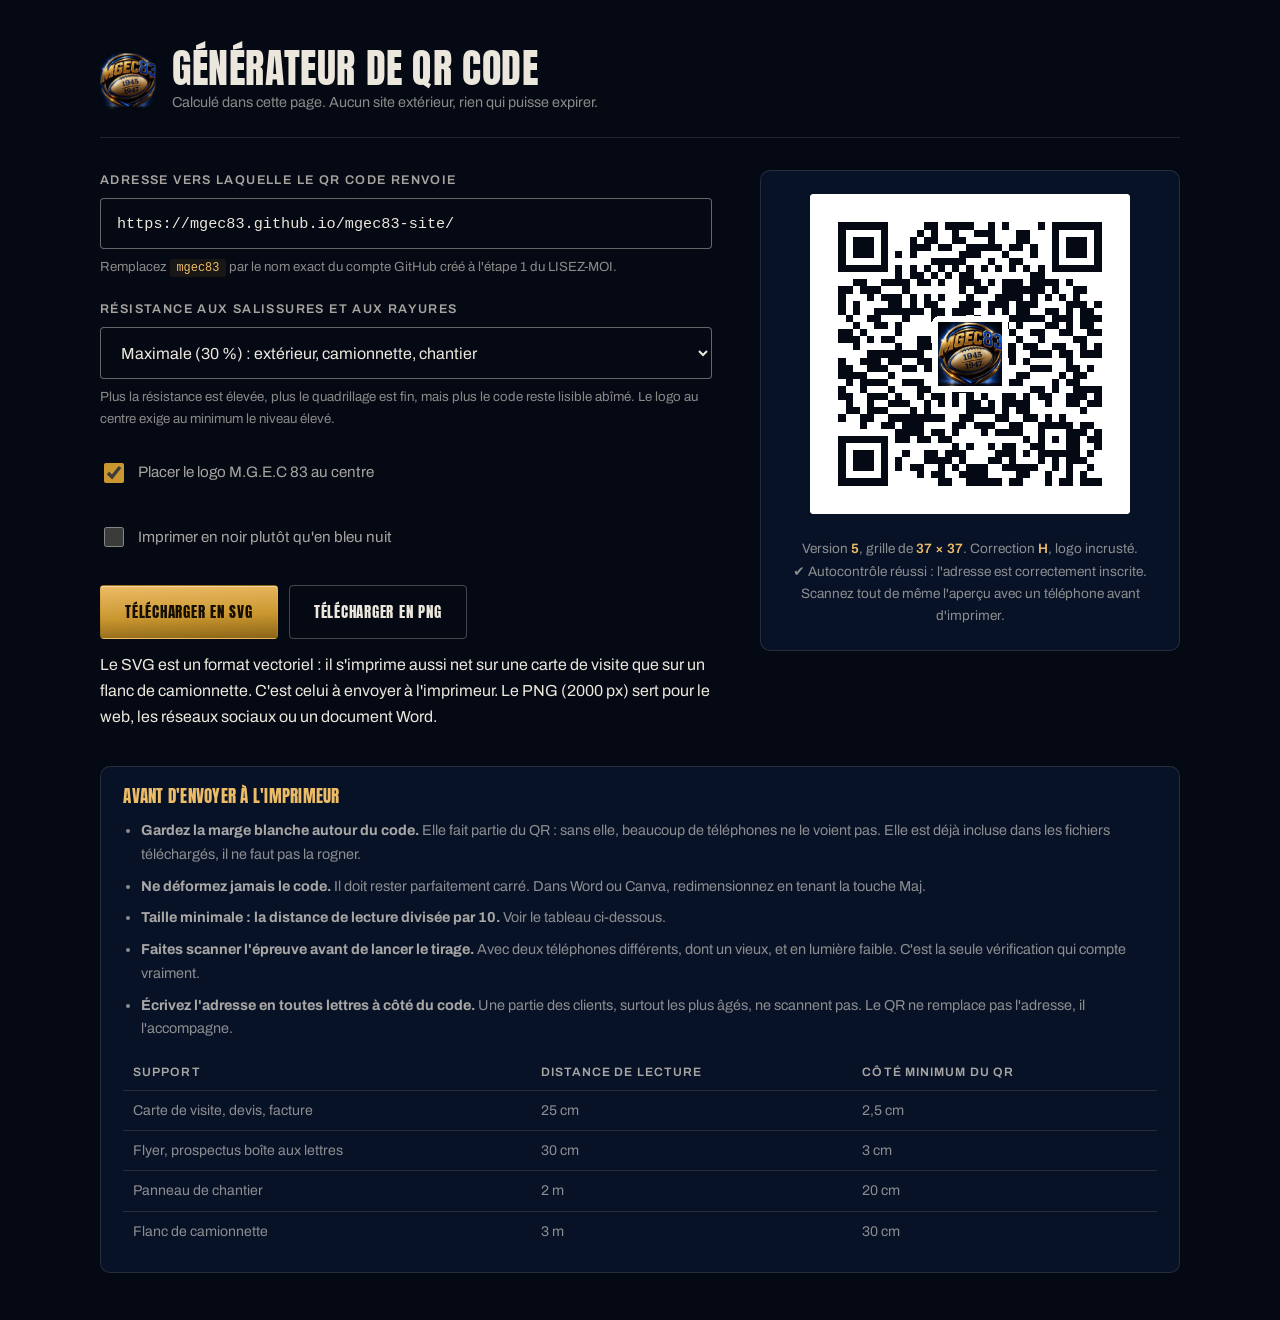
<file: qr-code.html>
<!doctype html>
<html lang="fr">
<head>
<meta charset="utf-8">
<meta name="viewport" content="width=device-width, initial-scale=1">
<title>Générateur de QR code | M.G.E.C 83</title>
<meta name="robots" content="noindex">
<meta name="theme-color" content="#040914">

<!-- ═══════════════════════════════════════════════════════════════════
     Générateur de QR code, entièrement autonome.

     Aucun service extérieur, aucun compte, aucune connexion nécessaire :
     le code est calculé ici, dans la page. Un QR fabriqué de cette façon
     est « statique », il contient l'adresse en clair et ne peut donc ni
     expirer ni devenir payant, contrairement aux générateurs en ligne
     qui font passer les visiteurs par leur propre domaine.

     Ce fichier n'a pas besoin d'être mis en ligne : il sert d'outil.
     Double-cliquez dessus, il s'ouvre dans le navigateur.
     ═══════════════════════════════════════════════════════════════════ -->

<!-- Polices locales : l'outil fonctionne donc aussi hors connexion. -->
<link rel="stylesheet" href="polices/polices.css">

<style>
:root{
  --nuit-0:#040914; --nuit-1:#081226; --nuit-2:#0E1D3A;
  --or:#C9962F; --or-clair:#ECBC67; --or-pale:#F6E2B0; --or-fonce:#8A6417;
  --texte:#ECE7DC; --texte-2:rgba(236,231,220,.70); --texte-3:rgba(236,231,220,.58);
  --trait:rgba(236,231,220,.13); --trait-or:rgba(201,150,47,.30);
  --r:4px; --r-lg:10px;
}
*,*::before,*::after{box-sizing:border-box}
html{color-scheme:dark}
body{margin:0;background:var(--nuit-0);color:var(--texte);
  font-family:"Archivo",system-ui,-apple-system,"Segoe UI",sans-serif;line-height:1.65;
  padding:clamp(1.2rem,4vw,3rem)}
h1,h2{font-family:"Anton",Impact,"Arial Narrow Bold",sans-serif;font-weight:400;
  text-transform:uppercase;letter-spacing:.015em;line-height:1;margin:0}
h1{font-size:clamp(1.7rem,3.4vw,2.5rem)}
h2{font-size:1.05rem;color:var(--or-clair);margin-bottom:.9rem}
p{margin:0}
:focus-visible{outline:2px solid var(--or-clair);outline-offset:3px}

.page{max-width:1080px;margin-inline:auto}
.entete{display:flex;align-items:center;gap:1rem;padding-bottom:1.4rem;margin-bottom:2rem;
  border-bottom:1px solid var(--trait)}
.entete img{width:56px;height:56px;object-fit:cover;
  -webkit-mask-image:radial-gradient(circle at 50% 48%,#000 58%,transparent 88%);
          mask-image:radial-gradient(circle at 50% 48%,#000 58%,transparent 88%)}
.entete p{color:var(--texte-3);font-size:.9rem;margin-top:.2rem}

.grille{display:grid;grid-template-columns:minmax(0,1fr) minmax(0,420px);gap:clamp(1.6rem,4vw,3rem);align-items:start}
@media (max-width:820px){.grille{grid-template-columns:1fr}}

.champ{display:grid;gap:.45rem;margin-bottom:1.3rem}
.champ label{font-size:.79rem;letter-spacing:.11em;text-transform:uppercase;color:var(--texte-2);font-weight:600}
.champ input[type=text],.champ select{width:100%;padding:.95rem 1rem;border-radius:var(--r);
  border:1px solid rgba(236,231,220,.42);background:var(--nuit-0);color:var(--texte);
  font-family:inherit;font-size:1rem}
.champ input[type=text]{font-family:ui-monospace,"SFMono-Regular",Menlo,monospace;font-size:.95rem}
.champ input:focus,.champ select:focus{outline:none;border-color:var(--or);background:var(--nuit-1)}
.champ .aide{font-size:.83rem;color:var(--texte-3)}

.bascule{display:flex;align-items:center;gap:.7rem;margin-bottom:1.3rem;cursor:pointer;
  font-size:.95rem;color:var(--texte-2);min-height:44px}
.bascule input{width:20px;height:20px;accent-color:var(--or);cursor:pointer}

.actions{display:flex;flex-wrap:wrap;gap:.7rem;margin-top:1.6rem}
.btn{display:inline-flex;align-items:center;gap:.5rem;padding:.9rem 1.5rem;border-radius:var(--r);
  border:1px solid transparent;font-family:"Anton",sans-serif;font-size:.95rem;letter-spacing:.05em;
  text-transform:uppercase;cursor:pointer;white-space:nowrap;text-decoration:none;
  transition:transform .18s cubic-bezier(.16,1,.3,1),background-color .18s,border-color .18s,color .18s}
.btn-or{background:linear-gradient(178deg,var(--or-clair),var(--or) 58%,var(--or-fonce));color:#160E01;
  box-shadow:inset 0 1px 0 rgba(255,255,255,.42)}
.btn-or:hover{background:linear-gradient(178deg,var(--or-pale),var(--or-clair) 58%,var(--or));transform:translateY(-2px)}
.btn-fil{border-color:rgba(236,231,220,.28);color:var(--texte);background:transparent}
.btn-fil:hover{border-color:var(--or);color:var(--or-clair);transform:translateY(-2px)}
.btn:active{transform:translateY(0) scale(.98)}
.btn[disabled]{opacity:.45;pointer-events:none}

.apercu{position:sticky;top:1.5rem;border:1px solid var(--trait);border-radius:var(--r-lg);
  background:var(--nuit-1);padding:1.4rem;text-align:center}
.cadre{background:#fff;border-radius:var(--r);padding:0;display:inline-block;line-height:0;
  max-width:100%;overflow:hidden}
.cadre svg{display:block;width:min(320px,68vw);height:auto}
.etat{margin-top:1rem;font-size:.85rem;color:var(--texte-3);min-height:2.6rem}
.etat b{color:var(--or-clair);font-weight:600}
.etat.erreur{color:#FF9E85}

.note{border:1px solid var(--trait);border-radius:var(--r-lg);background:var(--nuit-1);
  padding:1.3rem 1.4rem;margin-top:2.2rem}
.note ul{margin:.6rem 0 0;padding-left:1.1rem;color:var(--texte-3);font-size:.9rem}
.note li{margin-bottom:.5rem}
.note li b{color:var(--texte-2)}
code{font-family:ui-monospace,"SFMono-Regular",Menlo,monospace;color:var(--or-clair);
  background:rgba(201,150,47,.10);padding:.1rem .4rem;border-radius:2px;font-size:.9em}

table{width:100%;border-collapse:collapse;margin-top:.8rem;font-size:.88rem}
th,td{text-align:left;padding:.5rem .6rem;border-bottom:1px solid var(--trait)}
th{color:var(--texte-2);font-weight:600;font-size:.76rem;letter-spacing:.09em;text-transform:uppercase}
td{color:var(--texte-3)}
tbody tr:last-child td{border-bottom:0}
</style>
</head>
<body>
<div class="page">

  <header class="entete">
    <img src="photos/logo.jpg" alt="" id="logo-entete">
    <div>
      <h1>Générateur de QR code</h1>
      <p>Calculé dans cette page. Aucun site extérieur, rien qui puisse expirer.</p>
    </div>
  </header>

  <div class="grille">
    <div>
      <div class="champ">
        <label for="url">Adresse vers laquelle le QR code renvoie</label>
        <input type="text" id="url" value="https://mgec83.github.io/mgec83-site/" spellcheck="false">
        <span class="aide">Remplacez <code>mgec83</code> par le nom exact du compte GitHub créé à l'étape 1 du LISEZ-MOI.</span>
      </div>

      <div class="champ">
        <label for="niveau">Résistance aux salissures et aux rayures</label>
        <select id="niveau">
          <option value="H" selected>Maximale (30 %) : extérieur, camionnette, chantier</option>
          <option value="Q">Élevée (25 %)</option>
          <option value="M">Moyenne (15 %) : papier, intérieur</option>
          <option value="L">Minimale (7 %) : code le moins dense</option>
        </select>
        <span class="aide">Plus la résistance est élevée, plus le quadrillage est fin, mais plus le code reste lisible abîmé. Le logo au centre exige au minimum le niveau élevé.</span>
      </div>

      <label class="bascule">
        <input type="checkbox" id="avec-logo" checked>
        Placer le logo M.G.E.C 83 au centre
      </label>

      <label class="bascule">
        <input type="checkbox" id="en-noir">
        Imprimer en noir plutôt qu'en bleu nuit
      </label>

      <div class="actions">
        <button class="btn btn-or" id="dl-svg" type="button">Télécharger en SVG</button>
        <button class="btn btn-fil" id="dl-png" type="button">Télécharger en PNG</button>
      </div>
      <p class="aide" style="margin-top:.8rem">
        Le SVG est un format vectoriel : il s'imprime aussi net sur une carte de visite
        que sur un flanc de camionnette. C'est celui à envoyer à l'imprimeur.
        Le PNG (2000 px) sert pour le web, les réseaux sociaux ou un document Word.
      </p>
    </div>

    <div class="apercu">
      <div class="cadre" id="cadre"></div>
      <p class="etat" id="etat">Calcul en cours…</p>
    </div>
  </div>

  <div class="note">
    <h2>Avant d'envoyer à l'imprimeur</h2>
    <ul>
      <li><b>Gardez la marge blanche autour du code.</b> Elle fait partie du QR : sans elle, beaucoup de téléphones ne le voient pas. Elle est déjà incluse dans les fichiers téléchargés, il ne faut pas la rogner.</li>
      <li><b>Ne déformez jamais le code.</b> Il doit rester parfaitement carré. Dans Word ou Canva, redimensionnez en tenant la touche Maj.</li>
      <li><b>Taille minimale : la distance de lecture divisée par 10.</b> Voir le tableau ci-dessous.</li>
      <li><b>Faites scanner l'épreuve avant de lancer le tirage.</b> Avec deux téléphones différents, dont un vieux, et en lumière faible. C'est la seule vérification qui compte vraiment.</li>
      <li><b>Écrivez l'adresse en toutes lettres à côté du code.</b> Une partie des clients, surtout les plus âgés, ne scannent pas. Le QR ne remplace pas l'adresse, il l'accompagne.</li>
    </ul>

    <table>
      <thead>
        <tr><th>Support</th><th>Distance de lecture</th><th>Côté minimum du QR</th></tr>
      </thead>
      <tbody>
        <tr><td>Carte de visite, devis, facture</td><td>25 cm</td><td>2,5 cm</td></tr>
        <tr><td>Flyer, prospectus boîte aux lettres</td><td>30 cm</td><td>3 cm</td></tr>
        <tr><td>Panneau de chantier</td><td>2 m</td><td>20 cm</td></tr>
        <tr><td>Flanc de camionnette</td><td>3 m</td><td>30 cm</td></tr>
      </tbody>
    </table>
  </div>
</div>

<script>
/* ═══════════════════════════════════════════════════════════════════
   ENCODEUR QR (norme ISO/IEC 18004)
   Mode octet, versions 1 à 40, quatre niveaux de correction d'erreur.
   ═══════════════════════════════════════════════════════════════════ */
const QR = (() => {

  // Nombre de codets de correction par bloc, par version (1 à 40).
  const ECC_PAR_BLOC = {
    L:[0,7,10,15,20,26,18,20,24,30,18,20,24,26,30,22,24,28,30,28,28,28,28,30,30,26,28,30,30,30,30,30,30,30,30,30,30,30,30,30,30],
    M:[0,10,16,26,18,24,16,18,22,22,26,30,22,22,24,24,28,28,26,26,26,26,28,28,28,28,28,28,28,28,28,28,28,28,28,28,28,28,28,28,28],
    Q:[0,13,22,18,26,18,24,18,22,20,24,28,26,24,20,30,24,28,28,26,30,28,30,30,30,30,28,30,30,30,30,30,30,30,30,30,30,30,30,30,30],
    H:[0,17,28,22,16,22,28,26,26,24,28,24,28,22,24,24,30,28,28,26,28,30,24,30,30,30,30,30,30,30,30,30,30,30,30,30,30,30,30,30,30]
  };
  // Nombre de blocs de correction, par version.
  const NB_BLOCS = {
    L:[0,1,1,1,1,1,2,2,2,2,4,4,4,4,4,6,6,6,6,7,8,8,9,9,10,12,12,12,13,14,15,16,17,18,19,19,20,21,22,24,25],
    M:[0,1,1,1,2,2,4,4,4,5,5,5,8,9,9,10,10,11,13,14,16,17,17,18,20,21,23,25,26,28,29,31,33,35,37,38,40,43,45,47,49],
    Q:[0,1,1,2,2,4,4,6,6,8,8,8,10,12,16,12,17,16,18,21,20,23,23,25,27,29,34,34,35,38,40,43,45,48,51,53,56,59,62,65,68],
    H:[0,1,1,2,4,4,4,5,6,8,8,11,11,16,16,18,16,19,21,25,25,25,34,30,32,35,37,40,42,45,48,51,54,57,60,63,66,70,74,77,81]
  };
  const IND_FORMAT = { L:1, M:0, Q:3, H:2 };

  /* ── Corps de Galois GF(256), polynôme primitif 0x11D ── */
  const gfMul = (x, y) => {
    let z = 0;
    for (let i = 7; i >= 0; i--) {
      z = (z << 1) ^ ((z >>> 7) * 0x11D);
      z ^= ((y >>> i) & 1) * x;
    }
    return z & 0xFF;
  };
  const diviseurRS = degre => {
    const d = new Uint8Array(degre);
    d[degre - 1] = 1;
    let racine = 1;
    for (let i = 0; i < degre; i++) {
      for (let j = 0; j < degre; j++) {
        d[j] = gfMul(d[j], racine);
        if (j + 1 < degre) d[j] ^= d[j + 1];
      }
      racine = gfMul(racine, 0x02);
    }
    return d;
  };
  const resteRS = (donnees, diviseur) => {
    const r = new Uint8Array(diviseur.length);
    for (const octet of donnees) {
      const facteur = octet ^ r[0];
      r.copyWithin(0, 1);
      r[r.length - 1] = 0;
      for (let i = 0; i < r.length; i++) r[i] ^= gfMul(diviseur[i], facteur);
    }
    return r;
  };

  /* ── Capacités ── */
  const modulesBruts = ver => {
    let n = (16 * ver + 128) * ver + 64;
    if (ver >= 2) {
      const na = Math.floor(ver / 7) + 2;
      n -= (25 * na - 10) * na - 55;
      if (ver >= 7) n -= 36;
    }
    return n;
  };
  const codetsTotal = ver => Math.floor(modulesBruts(ver) / 8);
  const codetsDonnees = (ver, niv) => codetsTotal(ver) - ECC_PAR_BLOC[niv][ver] * NB_BLOCS[niv][ver];

  const positionsAlignement = ver => {
    if (ver === 1) return [];
    const na = Math.floor(ver / 7) + 2;
    const pas = (ver === 32) ? 26 : Math.floor((ver * 4 + na * 2 + 1) / (na * 2 - 2)) * 2;
    const res = [];
    for (let i = 0; i < na - 1; i++) res.push(ver * 4 + 10 - pas * i);
    res.push(6);
    return res.reverse();
  };

  /* ── Construction de la matrice ── */
  function construire(octets, niv) {
    // Plus petite version qui contient les données.
    let ver = 0;
    for (let v = 1; v <= 40; v++) {
      const capacite = codetsDonnees(v, niv) * 8;
      const requis = 4 + (v <= 9 ? 8 : 16) + octets.length * 8;
      if (requis <= capacite) { ver = v; break; }
    }
    if (!ver) throw new Error("Adresse trop longue pour un QR code (2953 caractères maximum).");

    // Flux binaire : indicateur de mode, longueur, données, bourrage.
    const bits = [];
    const pousser = (val, len) => { for (let i = len - 1; i >= 0; i--) bits.push((val >>> i) & 1); };
    pousser(4, 4);
    pousser(octets.length, ver <= 9 ? 8 : 16);
    for (const o of octets) pousser(o, 8);

    const capaciteBits = codetsDonnees(ver, niv) * 8;
    for (let i = 0; i < 4 && bits.length < capaciteBits; i++) bits.push(0);
    while (bits.length % 8 !== 0) bits.push(0);
    for (let bourrage = 0xEC; bits.length < capaciteBits; bourrage ^= 0xEC ^ 0x11) pousser(bourrage, 8);

    const codets = [];
    for (let i = 0; i < bits.length; i += 8) {
      let o = 0;
      for (let j = 0; j < 8; j++) o = (o << 1) | bits[i + j];
      codets.push(o);
    }

    // Découpage en blocs, correction d'erreur, entrelacement.
    const nbBlocs = NB_BLOCS[niv][ver];
    const lgEcc = ECC_PAR_BLOC[niv][ver];
    const total = codetsTotal(ver);
    const nbCourts = nbBlocs - total % nbBlocs;
    const lgCourt = Math.floor(total / nbBlocs);
    const diviseur = diviseurRS(lgEcc);

    const blocs = [];
    for (let i = 0, k = 0; i < nbBlocs; i++) {
      const lg = lgCourt - lgEcc + (i < nbCourts ? 0 : 1);
      const dat = codets.slice(k, k + lg);
      k += lg;
      const bloc = dat.slice();
      if (i < nbCourts) bloc.push(0);            // case fictive, retirée à l'entrelacement
      blocs.push(bloc.concat(Array.from(resteRS(dat, diviseur))));
    }
    const flux = [];
    for (let i = 0; i < blocs[0].length; i++)
      for (let j = 0; j < blocs.length; j++)
        if (i !== lgCourt - lgEcc || j >= nbCourts) flux.push(blocs[j][i]);

    // Matrice
    const taille = ver * 4 + 17;
    const mod = Array.from({ length: taille }, () => new Array(taille).fill(false));
    const fct = Array.from({ length: taille }, () => new Array(taille).fill(false));
    const poserFct = (x, y, v) => { mod[y][x] = v; fct[y][x] = true; };
    const bitDe = (v, i) => ((v >>> i) & 1) !== 0;

    // Motifs de recherche et séparateurs
    const poserRecherche = (cx, cy) => {
      for (let dy = -4; dy <= 4; dy++) for (let dx = -4; dx <= 4; dx++) {
        const d = Math.max(Math.abs(dx), Math.abs(dy)), x = cx + dx, y = cy + dy;
        if (x >= 0 && x < taille && y >= 0 && y < taille) poserFct(x, y, d !== 2 && d !== 4);
      }
    };
    // Synchronisation
    for (let i = 0; i < taille; i++) { poserFct(6, i, i % 2 === 0); poserFct(i, 6, i % 2 === 0); }
    poserRecherche(3, 3); poserRecherche(taille - 4, 3); poserRecherche(3, taille - 4);

    // Motifs d'alignement
    const pos = positionsAlignement(ver);
    for (let i = 0; i < pos.length; i++) for (let j = 0; j < pos.length; j++) {
      if ((i === 0 && j === 0) || (i === 0 && j === pos.length - 1) || (i === pos.length - 1 && j === 0)) continue;
      for (let dy = -2; dy <= 2; dy++) for (let dx = -2; dx <= 2; dx++)
        poserFct(pos[j] + dx, pos[i] + dy, Math.max(Math.abs(dx), Math.abs(dy)) !== 1);
    }

    // Information de version (versions 7 et plus)
    if (ver >= 7) {
      let reste = ver;
      for (let i = 0; i < 12; i++) reste = (reste << 1) ^ ((reste >>> 11) * 0x1F25);
      const bitsVer = (ver << 12) | reste;
      for (let i = 0; i < 18; i++) {
        const b = bitDe(bitsVer, i), a = taille - 11 + i % 3, c = Math.floor(i / 3);
        poserFct(a, c, b); poserFct(c, a, b);
      }
    }

    const poserFormat = masque => {
      const donnee = (IND_FORMAT[niv] << 3) | masque;
      let reste = donnee;
      for (let i = 0; i < 10; i++) reste = (reste << 1) ^ ((reste >>> 9) * 0x537);
      const b = ((donnee << 10) | reste) ^ 0x5412;
      for (let i = 0; i <= 5; i++) poserFct(8, i, bitDe(b, i));
      poserFct(8, 7, bitDe(b, 6));
      poserFct(8, 8, bitDe(b, 7));
      poserFct(7, 8, bitDe(b, 8));
      for (let i = 9; i < 15; i++) poserFct(14 - i, 8, bitDe(b, i));
      for (let i = 0; i < 8; i++) poserFct(taille - 1 - i, 8, bitDe(b, i));
      for (let i = 8; i < 15; i++) poserFct(8, taille - 15 + i, bitDe(b, i));
      poserFct(8, taille - 8, true);             // module toujours noir
    };
    poserFormat(0);

    // Placement des données en zigzag
    let ib = 0;
    for (let droite = taille - 1; droite >= 1; droite -= 2) {
      if (droite === 6) droite = 5;
      for (let vert = 0; vert < taille; vert++) {
        for (let j = 0; j < 2; j++) {
          const x = droite - j;
          const montant = ((droite + 1) & 2) === 0;
          const y = montant ? taille - 1 - vert : vert;
          if (!fct[y][x] && ib < flux.length * 8) {
            mod[y][x] = bitDe(flux[ib >>> 3], 7 - (ib & 7));
            ib++;
          }
        }
      }
    }

    // Choix du masque : on essaie les 8 et on garde le moins pénalisé.
    const appliquer = m => {
      for (let y = 0; y < taille; y++) for (let x = 0; x < taille; x++) {
        if (fct[y][x]) continue;
        let inv;
        switch (m) {
          case 0: inv = (x + y) % 2 === 0; break;
          case 1: inv = y % 2 === 0; break;
          case 2: inv = x % 3 === 0; break;
          case 3: inv = (x + y) % 3 === 0; break;
          case 4: inv = (Math.floor(x / 3) + Math.floor(y / 2)) % 2 === 0; break;
          case 5: inv = (x * y) % 2 + (x * y) % 3 === 0; break;
          case 6: inv = ((x * y) % 2 + (x * y) % 3) % 2 === 0; break;
          case 7: inv = ((x + y) % 2 + (x * y) % 3) % 2 === 0; break;
        }
        if (inv) mod[y][x] = !mod[y][x];
      }
    };
    const penalite = () => {
      let p = 0;
      const suite = [1,0,1,1,1,0,1,0,0,0,0];      // motif 1:1:3:1:1 avec marge claire
      const cherche = ligne => {
        for (let i = 0; i + 11 <= ligne.length; i++) {
          let av = true, ar = true;
          for (let j = 0; j < 11; j++) {
            if (ligne[i + j] !== !!suite[j]) av = false;
            if (ligne[i + j] !== !!suite[10 - j]) ar = false;
          }
          if (av || ar) p += 40;
        }
      };
      for (let y = 0; y < taille; y++) {
        const ligne = mod[y], col = [];
        let cl = ligne[0], n = 1;
        for (let x = 1; x < taille; x++) {
          if (ligne[x] === cl) { n++; } else { if (n >= 5) p += n - 2; cl = ligne[x]; n = 1; }
        }
        if (n >= 5) p += n - 2;
        cherche(ligne);
        for (let x = 0; x < taille; x++) col.push(mod[x][y]);
        cl = col[0]; n = 1;
        for (let x = 1; x < taille; x++) {
          if (col[x] === cl) { n++; } else { if (n >= 5) p += n - 2; cl = col[x]; n = 1; }
        }
        if (n >= 5) p += n - 2;
        cherche(col);
      }
      for (let y = 0; y < taille - 1; y++) for (let x = 0; x < taille - 1; x++) {
        const c = mod[y][x];
        if (c === mod[y][x + 1] && c === mod[y + 1][x] && c === mod[y + 1][x + 1]) p += 3;
      }
      let noirs = 0;
      for (const l of mod) for (const c of l) if (c) noirs++;
      p += (Math.ceil(Math.abs(noirs * 20 - taille * taille * 10) / (taille * taille)) - 1) * 10;
      return p;
    };

    let meilleur = 0, minPen = Infinity;
    for (let m = 0; m < 8; m++) {
      appliquer(m); poserFormat(m);
      const p = penalite();
      if (p < minPen) { minPen = p; meilleur = m; }
      appliquer(m);                                // on annule (le masque est son propre inverse)
    }
    appliquer(meilleur); poserFormat(meilleur);

    // « fonction » : cases réservées aux motifs, exposées pour l'autocontrôle.
    return { taille, modules: mod, fonction: fct, version: ver, niveau: niv, masque: meilleur };
  }

  /* ── Autocontrôle ──────────────────────────────────────────────
     On relit la matrice produite exactement comme le ferait un lecteur :
     lecture du format, retrait du masque, parcours en zigzag,
     désentrelacement des blocs, contrôle Reed-Solomon, puis décodage du
     texte. Si le texte ne revient pas à l'identique, le code est refusé.
     Cela ne remplace pas un scan réel au téléphone, qui seul valide
     l'impression, mais cela garantit que la donnée est bien inscrite. */
  function relire(qr) {
    const { taille, modules, fonction } = qr;
    const b = (x, y) => modules[y][x] ? 1 : 0;
    let f = 0;
    for (let i = 0; i <= 5; i++) f |= b(8, i) << i;
    f |= b(8, 7) << 6; f |= b(8, 8) << 7; f |= b(7, 8) << 8;
    for (let i = 9; i < 15; i++) f |= b(14 - i, 8) << i;
    const donnee = (f ^ 0x5412) >>> 10;
    const niveau = Object.keys(IND_FORMAT).find(k => IND_FORMAT[k] === (donnee >>> 3));
    const masque = donnee & 7;
    if (!niveau) throw new Error("format illisible");

    const m = modules.map(r => r.slice());
    for (let y = 0; y < taille; y++) for (let x = 0; x < taille; x++) {
      if (fonction[y][x]) continue;
      let inv;
      switch (masque) {
        case 0: inv = (x + y) % 2 === 0; break;
        case 1: inv = y % 2 === 0; break;
        case 2: inv = x % 3 === 0; break;
        case 3: inv = (x + y) % 3 === 0; break;
        case 4: inv = (Math.floor(x / 3) + Math.floor(y / 2)) % 2 === 0; break;
        case 5: inv = (x * y) % 2 + (x * y) % 3 === 0; break;
        case 6: inv = ((x * y) % 2 + (x * y) % 3) % 2 === 0; break;
        case 7: inv = ((x + y) % 2 + (x * y) % 3) % 2 === 0; break;
      }
      if (inv) m[y][x] = !m[y][x];
    }
    const ver = (taille - 17) / 4;
    const flux = []; let acc = 0, nb = 0;
    for (let droite = taille - 1; droite >= 1; droite -= 2) {
      if (droite === 6) droite = 5;
      for (let vert = 0; vert < taille; vert++) for (let j = 0; j < 2; j++) {
        const x = droite - j, y = (((droite + 1) & 2) === 0) ? taille - 1 - vert : vert;
        if (fonction[y][x]) continue;
        acc = (acc << 1) | (m[y][x] ? 1 : 0);
        if (++nb === 8) { flux.push(acc); acc = 0; nb = 0; }
      }
    }
    const nbBlocs = NB_BLOCS[niveau][ver], lgEcc = ECC_PAR_BLOC[niveau][ver];
    const total = codetsTotal(ver), nbCourts = nbBlocs - total % nbBlocs;
    const lgCourt = Math.floor(total / nbBlocs);
    const blocs = Array.from({ length: nbBlocs }, () => []);
    let k = 0;
    for (let i = 0; i < lgCourt - lgEcc + 1; i++) for (let j = 0; j < nbBlocs; j++)
      if (i !== lgCourt - lgEcc || j >= nbCourts) blocs[j].push(flux[k++]);
    const eccs = Array.from({ length: nbBlocs }, () => []);
    for (let i = 0; i < lgEcc; i++) for (let j = 0; j < nbBlocs; j++) eccs[j].push(flux[k++]);

    const div = diviseurRS(lgEcc);
    const rsOk = blocs.every((bl, i) => resteRS(bl.concat(eccs[i]), div).every(o => o === 0));

    const bits = [];
    for (const o of [].concat(...blocs)) for (let i = 7; i >= 0; i--) bits.push((o >>> i) & 1);
    const lire = (p, n) => { let v = 0; for (let i = 0; i < n; i++) v = (v << 1) | bits[p + i]; return v; };
    const lgChamp = ver <= 9 ? 8 : 16, nbOct = lire(4, lgChamp), data = [];
    for (let i = 0; i < nbOct; i++) data.push(lire(4 + lgChamp + i * 8, 8));
    return {
      texte: new TextDecoder().decode(new Uint8Array(data)),
      rsOk, modeOk: lire(0, 4) === 4,
      formatOk: niveau === qr.niveau && masque === qr.masque
    };
  }

  const enOctets = texte => Array.from(new TextEncoder().encode(texte));
  return {
    encoder: (texte, niveau) => construire(enOctets(texte), niveau),
    relire,
    _tables: { ECC_PAR_BLOC, NB_BLOCS, IND_FORMAT },
    _outils: { diviseurRS, resteRS, codetsTotal, codetsDonnees }
  };
})();

/* ═══════════════════════════════════════════════════════════════════
   INTERFACE
   ═══════════════════════════════════════════════════════════════════ */
const LOGO = "[data-uri]";
const $ = s => document.querySelector(s);
const MARGE = 4;                                  // zone de silence, imposée par la norme

let dernierSvg = "", dernierNom = "qr-mgec83";

function fabriquerSvg(qr, options) {
  const { avecLogo, couleur } = options;
  const n = qr.taille, total = n + MARGE * 2;
  let d = "";
  for (let y = 0; y < n; y++) for (let x = 0; x < n; x++)
    if (qr.modules[y][x]) d += `M${x + MARGE},${y + MARGE}h1v1h-1z`;

  // Le logo occupe 20 % du côté, soit environ 6 % de la surface avec sa
  // marge blanche : bien en deçà des 25 % que le niveau Q sait reconstituer.
  let centre = "";
  if (avecLogo) {
    const c = Math.round(total * 0.20), o = (total - c) / 2, p = c * 0.09;
    centre =
      `<rect x="${o - p}" y="${o - p}" width="${c + p * 2}" height="${c + p * 2}" rx="${c * 0.10}" fill="#fff"/>` +
      `<image x="${o}" y="${o}" width="${c}" height="${c}" href="${LOGO}" preserveAspectRatio="xMidYMid slice"/>`;
  }

  return `<svg xmlns="http://www.w3.org/2000/svg" viewBox="0 0 ${total} ${total}" width="${total * 8}" height="${total * 8}" shape-rendering="crispEdges" role="img" aria-label="QR code vers le site M.G.E.C 83">` +
    `<rect width="${total}" height="${total}" fill="#ffffff"/>` +
    `<path d="${d}" fill="${couleur}"/>` + centre + `</svg>`;
}

/* Le logo masque environ 6 % de la surface du code. Les niveaux L (7 %) et
   M (15 %) ne laissent pas de marge suffisante une fois le code imprimé et
   sali, on les rend donc inaccessibles tant que le logo est incrusté.
   L'autocontrôle ne peut pas détecter ce cas : il relit la matrice, pas
   l'image finale avec l'incrustation par-dessus. */
function accorderNiveauEtLogo() {
  const avecLogo = $("#avec-logo").checked;
  const sel = $("#niveau");
  [...sel.options].forEach(o => {
    const trop_faible = (o.value === "L" || o.value === "M");
    o.disabled = avecLogo && trop_faible;
    o.textContent = o.textContent.replace(/ \(logo impossible\)$/, "");
    if (o.disabled) o.textContent += " (logo impossible)";
  });
  if (avecLogo && (sel.value === "L" || sel.value === "M")) sel.value = "Q";
}

function rafraichir() {
  accorderNiveauEtLogo();
  const url = $("#url").value.trim();
  const etat = $("#etat");
  const niveau = $("#niveau").value;
  const avecLogo = $("#avec-logo").checked;
  const couleur = $("#en-noir").checked ? "#000000" : "#040914";

  if (!url) {
    $("#cadre").innerHTML = "";
    etat.className = "etat erreur";
    etat.textContent = "Indiquez une adresse.";
    $("#dl-svg").disabled = $("#dl-png").disabled = true;
    return;
  }
  try {
    const qr = QR.encoder(url, niveau);
    dernierSvg = fabriquerSvg(qr, { avecLogo, couleur });
    $("#cadre").innerHTML = dernierSvg;
    etat.className = "etat";
    etat.innerHTML = `Version <b>${qr.version}</b>, grille de <b>${qr.taille} &times; ${qr.taille}</b>. ` +
      `Correction <b>${niveau}</b>${avecLogo ? ", logo incrusté" : ""}.<br>` +
      `Vérification en cours…`;
    $("#dl-svg").disabled = $("#dl-png").disabled = false;
    verifier(url, qr, etat);
  } catch (e) {
    $("#cadre").innerHTML = "";
    etat.className = "etat erreur";
    etat.textContent = e.message;
    $("#dl-svg").disabled = $("#dl-png").disabled = true;
  }
}

/* Double relecture : l'autocontrôle interne tourne partout, le décodeur
   natif du navigateur vient en supplément quand il existe (il est absent
   de Chrome sous Windows). */
async function verifier(url, qr, etat) {
  const ligne2 = txt => {
    etat.innerHTML = etat.innerHTML.replace(/Vérification en cours…|✔[^<]*|⚠[^<]*/, txt);
  };
  let interne;
  try {
    const r = QR.relire(qr);
    interne = r.texte === url && r.rsOk && r.modeOk && r.formatOk;
  } catch (e) { interne = false; }

  if (!interne) {
    ligne2("⚠ Autocontrôle en échec, ne pas imprimer ce code. Signalez-le.");
    $("#dl-svg").disabled = $("#dl-png").disabled = true;
    return;
  }

  if ("BarcodeDetector" in window) {
    try {
      const n = qr.taille, total = n + MARGE * 2, e = 8;
      const cv = document.createElement("canvas");
      cv.width = cv.height = total * e;
      const ctx = cv.getContext("2d");
      ctx.fillStyle = "#fff"; ctx.fillRect(0, 0, cv.width, cv.height);
      ctx.fillStyle = "#000";
      for (let y = 0; y < n; y++) for (let x = 0; x < n; x++)
        if (qr.modules[y][x]) ctx.fillRect((x + MARGE) * e, (y + MARGE) * e, e, e);
      const lu = await new BarcodeDetector({ formats: ["qr_code"] }).detect(cv);
      if (lu.length && lu[0].rawValue === url) {
        ligne2("✔ Relu par le lecteur du navigateur : le code renvoie bien à cette adresse.");
        return;
      }
      ligne2("⚠ Le lecteur du navigateur n'a pas retrouvé l'adresse. Ne pas imprimer.");
      return;
    } catch (e) { /* on retombe sur le message d'autocontrôle */ }
  }
  ligne2("✔ Autocontrôle réussi : l'adresse est correctement inscrite. " +
         "Scannez tout de même l'aperçu avec un téléphone avant d'imprimer.");
}

function telecharger(nom, type, contenu) {
  const a = document.createElement("a");
  a.href = contenu.startsWith("data:") ? contenu
         : URL.createObjectURL(new Blob([contenu], { type }));
  a.download = nom;
  document.body.appendChild(a); a.click(); a.remove();
  if (!contenu.startsWith("data:")) setTimeout(() => URL.revokeObjectURL(a.href), 2000);
}

$("#dl-svg").addEventListener("click", () => telecharger(dernierNom + ".svg", "image/svg+xml", dernierSvg));

$("#dl-png").addEventListener("click", () => {
  const img = new Image();
  const blob = new Blob([dernierSvg], { type: "image/svg+xml;charset=utf-8" });
  const u = URL.createObjectURL(blob);
  img.onload = () => {
    const cv = document.createElement("canvas");
    cv.width = cv.height = 2000;
    const ctx = cv.getContext("2d");
    ctx.imageSmoothingEnabled = false;
    ctx.fillStyle = "#fff"; ctx.fillRect(0, 0, 2000, 2000);
    ctx.drawImage(img, 0, 0, 2000, 2000);
    URL.revokeObjectURL(u);
    telecharger(dernierNom + ".png", "image/png", cv.toDataURL("image/png"));
  };
  img.onerror = () => { URL.revokeObjectURL(u); alert("Export PNG impossible. Utilisez le SVG."); };
  img.src = u;
});

// Le logo d'en-tête n'existe pas si la page est déplacée hors du dossier.
$("#logo-entete").addEventListener("error", function () { this.src = LOGO; });

["input", "change"].forEach(ev => {
  $("#url").addEventListener(ev, rafraichir);
  $("#niveau").addEventListener(ev, rafraichir);
  $("#avec-logo").addEventListener(ev, rafraichir);
  $("#en-noir").addEventListener(ev, rafraichir);
});
rafraichir();
</script>
</body>
</html>
</file>
<file: polices/polices.css>
/* ═══════════════════════════════════════════════════════════════════
   Polices et icônes hébergées sur le site lui-même.

   Elles étaient auparavant chargées depuis fonts.googleapis.com et
   unpkg.com, ce qui transmettait l'adresse IP de chaque visiteur à
   Google et à Cloudflare sans son consentement. Sur un site commercial
   français, c'est un manquement au RGPD qui a déjà valu des
   condamnations. Tout est désormais servi depuis ce dossier.

   Archivo est une fonte variable : un seul fichier couvre les graisses
   400 à 700, inutile d'en charger un par graisse.

   Anton et Archivo : licence SIL Open Font License 1.1
   Phosphor Icons   : licence MIT
   ═══════════════════════════════════════════════════════════════════ */

@font-face{font-family:'Anton';font-style:normal;font-weight:400;font-display:swap;
  src:url(anton-400-latin-ext.woff2) format('woff2');unicode-range:U+0100-02BA, U+02BD-02C5, U+02C7-02CC, U+02CE-02D7, U+02DD-02FF, U+0304, U+0308, U+0329, U+1D00-1DBF, U+1E00-1E9F, U+1EF2-1EFF, U+2020, U+20A0-20AB, U+20AD-20C0, U+2113, U+2C60-2C7F, U+A720-A7FF}
@font-face{font-family:'Anton';font-style:normal;font-weight:400;font-display:swap;
  src:url(anton-400-latin.woff2) format('woff2');unicode-range:U+0000-00FF, U+0131, U+0152-0153, U+02BB-02BC, U+02C6, U+02DA, U+02DC, U+0304, U+0308, U+0329, U+2000-206F, U+20AC, U+2122, U+2191, U+2193, U+2212, U+2215, U+FEFF, U+FFFD}
@font-face{font-family:'Archivo';font-style:normal;font-weight:400 700;font-display:swap;
  src:url(archivo-latin-ext.woff2) format('woff2');unicode-range:U+0100-02BA, U+02BD-02C5, U+02C7-02CC, U+02CE-02D7, U+02DD-02FF, U+0304, U+0308, U+0329, U+1D00-1DBF, U+1E00-1E9F, U+1EF2-1EFF, U+2020, U+20A0-20AB, U+20AD-20C0, U+2113, U+2C60-2C7F, U+A720-A7FF}
@font-face{font-family:'Archivo';font-style:normal;font-weight:400 700;font-display:swap;
  src:url(archivo-latin.woff2) format('woff2');unicode-range:U+0000-00FF, U+0131, U+0152-0153, U+02BB-02BC, U+02C6, U+02DA, U+02DC, U+0304, U+0308, U+0329, U+2000-206F, U+20AC, U+2122, U+2191, U+2193, U+2212, U+2215, U+FEFF, U+FFFD}

@font-face {
  font-family: "Phosphor-Bold";
  src: url("phosphor-bold.woff2") format("woff2");
  font-weight: normal;
  font-style: normal;
  font-display: block;
}

.ph-bold {
  /* use !important to prevent issues with browser extensions that change fonts */
  font-family: "Phosphor-Bold" !important;
  speak: never;
  font-style: normal;
  font-weight: normal;
  font-variant: normal;
  text-transform: none;
  line-height: 1;

  /* Enable Ligatures ================ */
  letter-spacing: 0;
  -webkit-font-feature-settings: "liga";
  -moz-font-feature-settings: "liga=1";
  -moz-font-feature-settings: "liga";
  -ms-font-feature-settings: "liga" 1;
  font-feature-settings: "liga";
  -webkit-font-variant-ligatures: discretionary-ligatures;
  font-variant-ligatures: discretionary-ligatures;

  /* Better Font Rendering =========== */
  -webkit-font-smoothing: antialiased;
  -moz-osx-font-smoothing: grayscale;
}

.ph-bold.ph-acorn:before {
  content: "\eb9a";
}
.ph-bold.ph-address-book:before {
  content: "\e6f8";
}
.ph-bold.ph-address-book-tabs:before {
  content: "\ee4e";
}
.ph-bold.ph-air-traffic-control:before {
  content: "\ecd8";
}
.ph-bold.ph-airplane:before {
  content: "\e002";
}
.ph-bold.ph-airplane-in-flight:before {
  content: "\e4fe";
}
.ph-bold.ph-airplane-landing:before {
  content: "\e502";
}
.ph-bold.ph-airplane-takeoff:before {
  content: "\e504";
}
.ph-bold.ph-airplane-taxiing:before {
  content: "\e500";
}
.ph-bold.ph-airplane-tilt:before {
  content: "\e5d6";
}
.ph-bold.ph-airplay:before {
  content: "\e004";
}
.ph-bold.ph-alarm:before {
  content: "\e006";
}
.ph-bold.ph-alien:before {
  content: "\e8a6";
}
.ph-bold.ph-align-bottom:before {
  content: "\e506";
}
.ph-bold.ph-align-bottom-simple:before {
  content: "\eb0c";
}
.ph-bold.ph-align-center-horizontal:before {
  content: "\e50a";
}
.ph-bold.ph-align-center-horizontal-simple:before {
  content: "\eb0e";
}
.ph-bold.ph-align-center-vertical:before {
  content: "\e50c";
}
.ph-bold.ph-align-center-vertical-simple:before {
  content: "\eb10";
}
.ph-bold.ph-align-left:before {
  content: "\e50e";
}
.ph-bold.ph-align-left-simple:before {
  content: "\eaee";
}
.ph-bold.ph-align-right:before {
  content: "\e510";
}
.ph-bold.ph-align-right-simple:before {
  content: "\eb12";
}
.ph-bold.ph-align-top:before {
  content: "\e512";
}
.ph-bold.ph-align-top-simple:before {
  content: "\eb14";
}
.ph-bold.ph-amazon-logo:before {
  content: "\e96c";
}
.ph-bold.ph-ambulance:before {
  content: "\e572";
}
.ph-bold.ph-anchor:before {
  content: "\e514";
}
.ph-bold.ph-anchor-simple:before {
  content: "\e5d8";
}
.ph-bold.ph-android-logo:before {
  content: "\e008";
}
.ph-bold.ph-angle:before {
  content: "\e7bc";
}
.ph-bold.ph-angular-logo:before {
  content: "\eb80";
}
.ph-bold.ph-aperture:before {
  content: "\e00a";
}
.ph-bold.ph-app-store-logo:before {
  content: "\e974";
}
.ph-bold.ph-app-window:before {
  content: "\e5da";
}
.ph-bold.ph-apple-logo:before {
  content: "\e516";
}
.ph-bold.ph-apple-podcasts-logo:before {
  content: "\eb96";
}
.ph-bold.ph-approximate-equals:before {
  content: "\edaa";
}
.ph-bold.ph-archive:before {
  content: "\e00c";
}
.ph-bold.ph-armchair:before {
  content: "\e012";
}
.ph-bold.ph-arrow-arc-left:before {
  content: "\e014";
}
.ph-bold.ph-arrow-arc-right:before {
  content: "\e016";
}
.ph-bold.ph-arrow-bend-double-up-left:before {
  content: "\e03a";
}
.ph-bold.ph-arrow-bend-double-up-right:before {
  content: "\e03c";
}
.ph-bold.ph-arrow-bend-down-left:before {
  content: "\e018";
}
.ph-bold.ph-arrow-bend-down-right:before {
  content: "\e01a";
}
.ph-bold.ph-arrow-bend-left-down:before {
  content: "\e01c";
}
.ph-bold.ph-arrow-bend-left-up:before {
  content: "\e01e";
}
.ph-bold.ph-arrow-bend-right-down:before {
  content: "\e020";
}
.ph-bold.ph-arrow-bend-right-up:before {
  content: "\e022";
}
.ph-bold.ph-arrow-bend-up-left:before {
  content: "\e024";
}
.ph-bold.ph-arrow-bend-up-right:before {
  content: "\e026";
}
.ph-bold.ph-arrow-circle-down:before {
  content: "\e028";
}
.ph-bold.ph-arrow-circle-down-left:before {
  content: "\e02a";
}
.ph-bold.ph-arrow-circle-down-right:before {
  content: "\e02c";
}
.ph-bold.ph-arrow-circle-left:before {
  content: "\e05a";
}
.ph-bold.ph-arrow-circle-right:before {
  content: "\e02e";
}
.ph-bold.ph-arrow-circle-up:before {
  content: "\e030";
}
.ph-bold.ph-arrow-circle-up-left:before {
  content: "\e032";
}
.ph-bold.ph-arrow-circle-up-right:before {
  content: "\e034";
}
.ph-bold.ph-arrow-clockwise:before {
  content: "\e036";
}
.ph-bold.ph-arrow-counter-clockwise:before {
  content: "\e038";
}
.ph-bold.ph-arrow-down:before {
  content: "\e03e";
}
.ph-bold.ph-arrow-down-left:before {
  content: "\e040";
}
.ph-bold.ph-arrow-down-right:before {
  content: "\e042";
}
.ph-bold.ph-arrow-elbow-down-left:before {
  content: "\e044";
}
.ph-bold.ph-arrow-elbow-down-right:before {
  content: "\e046";
}
.ph-bold.ph-arrow-elbow-left:before {
  content: "\e048";
}
.ph-bold.ph-arrow-elbow-left-down:before {
  content: "\e04a";
}
.ph-bold.ph-arrow-elbow-left-up:before {
  content: "\e04c";
}
.ph-bold.ph-arrow-elbow-right:before {
  content: "\e04e";
}
.ph-bold.ph-arrow-elbow-right-down:before {
  content: "\e050";
}
.ph-bold.ph-arrow-elbow-right-up:before {
  content: "\e052";
}
.ph-bold.ph-arrow-elbow-up-left:before {
  content: "\e054";
}
.ph-bold.ph-arrow-elbow-up-right:before {
  content: "\e056";
}
.ph-bold.ph-arrow-fat-down:before {
  content: "\e518";
}
.ph-bold.ph-arrow-fat-left:before {
  content: "\e51a";
}
.ph-bold.ph-arrow-fat-line-down:before {
  content: "\e51c";
}
.ph-bold.ph-arrow-fat-line-left:before {
  content: "\e51e";
}
.ph-bold.ph-arrow-fat-line-right:before {
  content: "\e520";
}
.ph-bold.ph-arrow-fat-line-up:before {
  content: "\e522";
}
.ph-bold.ph-arrow-fat-lines-down:before {
  content: "\e524";
}
.ph-bold.ph-arrow-fat-lines-left:before {
  content: "\e526";
}
.ph-bold.ph-arrow-fat-lines-right:before {
  content: "\e528";
}
.ph-bold.ph-arrow-fat-lines-up:before {
  content: "\e52a";
}
.ph-bold.ph-arrow-fat-right:before {
  content: "\e52c";
}
.ph-bold.ph-arrow-fat-up:before {
  content: "\e52e";
}
.ph-bold.ph-arrow-left:before {
  content: "\e058";
}
.ph-bold.ph-arrow-line-down:before {
  content: "\e05c";
}
.ph-bold.ph-arrow-line-down-left:before {
  content: "\e05e";
}
.ph-bold.ph-arrow-line-down-right:before {
  content: "\e060";
}
.ph-bold.ph-arrow-line-left:before {
  content: "\e062";
}
.ph-bold.ph-arrow-line-right:before {
  content: "\e064";
}
.ph-bold.ph-arrow-line-up:before {
  content: "\e066";
}
.ph-bold.ph-arrow-line-up-left:before {
  content: "\e068";
}
.ph-bold.ph-arrow-line-up-right:before {
  content: "\e06a";
}
.ph-bold.ph-arrow-right:before {
  content: "\e06c";
}
.ph-bold.ph-arrow-square-down:before {
  content: "\e06e";
}
.ph-bold.ph-arrow-square-down-left:before {
  content: "\e070";
}
.ph-bold.ph-arrow-square-down-right:before {
  content: "\e072";
}
.ph-bold.ph-arrow-square-in:before {
  content: "\e5dc";
}
.ph-bold.ph-arrow-square-left:before {
  content: "\e074";
}
.ph-bold.ph-arrow-square-out:before {
  content: "\e5de";
}
.ph-bold.ph-arrow-square-right:before {
  content: "\e076";
}
.ph-bold.ph-arrow-square-up:before {
  content: "\e078";
}
.ph-bold.ph-arrow-square-up-left:before {
  content: "\e07a";
}
.ph-bold.ph-arrow-square-up-right:before {
  content: "\e07c";
}
.ph-bold.ph-arrow-u-down-left:before {
  content: "\e07e";
}
.ph-bold.ph-arrow-u-down-right:before {
  content: "\e080";
}
.ph-bold.ph-arrow-u-left-down:before {
  content: "\e082";
}
.ph-bold.ph-arrow-u-left-up:before {
  content: "\e084";
}
.ph-bold.ph-arrow-u-right-down:before {
  content: "\e086";
}
.ph-bold.ph-arrow-u-right-up:before {
  content: "\e088";
}
.ph-bold.ph-arrow-u-up-left:before {
  content: "\e08a";
}
.ph-bold.ph-arrow-u-up-right:before {
  content: "\e08c";
}
.ph-bold.ph-arrow-up:before {
  content: "\e08e";
}
.ph-bold.ph-arrow-up-left:before {
  content: "\e090";
}
.ph-bold.ph-arrow-up-right:before {
  content: "\e092";
}
.ph-bold.ph-arrows-clockwise:before {
  content: "\e094";
}
.ph-bold.ph-arrows-counter-clockwise:before {
  content: "\e096";
}
.ph-bold.ph-arrows-down-up:before {
  content: "\e098";
}
.ph-bold.ph-arrows-horizontal:before {
  content: "\eb06";
}
.ph-bold.ph-arrows-in:before {
  content: "\e09a";
}
.ph-bold.ph-arrows-in-cardinal:before {
  content: "\e09c";
}
.ph-bold.ph-arrows-in-line-horizontal:before {
  content: "\e530";
}
.ph-bold.ph-arrows-in-line-vertical:before {
  content: "\e532";
}
.ph-bold.ph-arrows-in-simple:before {
  content: "\e09e";
}
.ph-bold.ph-arrows-left-right:before {
  content: "\e0a0";
}
.ph-bold.ph-arrows-merge:before {
  content: "\ed3e";
}
.ph-bold.ph-arrows-out:before {
  content: "\e0a2";
}
.ph-bold.ph-arrows-out-cardinal:before {
  content: "\e0a4";
}
.ph-bold.ph-arrows-out-line-horizontal:before {
  content: "\e534";
}
.ph-bold.ph-arrows-out-line-vertical:before {
  content: "\e536";
}
.ph-bold.ph-arrows-out-simple:before {
  content: "\e0a6";
}
.ph-bold.ph-arrows-split:before {
  content: "\ed3c";
}
.ph-bold.ph-arrows-vertical:before {
  content: "\eb04";
}
.ph-bold.ph-article:before {
  content: "\e0a8";
}
.ph-bold.ph-article-medium:before {
  content: "\e5e0";
}
.ph-bold.ph-article-ny-times:before {
  content: "\e5e2";
}
.ph-bold.ph-asclepius:before {
  content: "\ee34";
}
.ph-bold.ph-caduceus:before {
  content: "\ee34";
}
.ph-bold.ph-asterisk:before {
  content: "\e0aa";
}
.ph-bold.ph-asterisk-simple:before {
  content: "\e832";
}
.ph-bold.ph-at:before {
  content: "\e0ac";
}
.ph-bold.ph-atom:before {
  content: "\e5e4";
}
.ph-bold.ph-avocado:before {
  content: "\ee04";
}
.ph-bold.ph-axe:before {
  content: "\e9fc";
}
.ph-bold.ph-baby:before {
  content: "\e774";
}
.ph-bold.ph-baby-carriage:before {
  content: "\e818";
}
.ph-bold.ph-backpack:before {
  content: "\e922";
}
.ph-bold.ph-backspace:before {
  content: "\e0ae";
}
.ph-bold.ph-bag:before {
  content: "\e0b0";
}
.ph-bold.ph-bag-simple:before {
  content: "\e5e6";
}
.ph-bold.ph-balloon:before {
  content: "\e76c";
}
.ph-bold.ph-bandaids:before {
  content: "\e0b2";
}
.ph-bold.ph-bank:before {
  content: "\e0b4";
}
.ph-bold.ph-barbell:before {
  content: "\e0b6";
}
.ph-bold.ph-barcode:before {
  content: "\e0b8";
}
.ph-bold.ph-barn:before {
  content: "\ec72";
}
.ph-bold.ph-barricade:before {
  content: "\e948";
}
.ph-bold.ph-baseball:before {
  content: "\e71a";
}
.ph-bold.ph-baseball-cap:before {
  content: "\ea28";
}
.ph-bold.ph-baseball-helmet:before {
  content: "\ee4a";
}
.ph-bold.ph-basket:before {
  content: "\e964";
}
.ph-bold.ph-basketball:before {
  content: "\e724";
}
.ph-bold.ph-bathtub:before {
  content: "\e81e";
}
.ph-bold.ph-battery-charging:before {
  content: "\e0ba";
}
.ph-bold.ph-battery-charging-vertical:before {
  content: "\e0bc";
}
.ph-bold.ph-battery-empty:before {
  content: "\e0be";
}
.ph-bold.ph-battery-full:before {
  content: "\e0c0";
}
.ph-bold.ph-battery-high:before {
  content: "\e0c2";
}
.ph-bold.ph-battery-low:before {
  content: "\e0c4";
}
.ph-bold.ph-battery-medium:before {
  content: "\e0c6";
}
.ph-bold.ph-battery-plus:before {
  content: "\e808";
}
.ph-bold.ph-battery-plus-vertical:before {
  content: "\ec50";
}
.ph-bold.ph-battery-vertical-empty:before {
  content: "\e7c6";
}
.ph-bold.ph-battery-vertical-full:before {
  content: "\e7c4";
}
.ph-bold.ph-battery-vertical-high:before {
  content: "\e7c2";
}
.ph-bold.ph-battery-vertical-low:before {
  content: "\e7be";
}
.ph-bold.ph-battery-vertical-medium:before {
  content: "\e7c0";
}
.ph-bold.ph-battery-warning:before {
  content: "\e0c8";
}
.ph-bold.ph-battery-warning-vertical:before {
  content: "\e0ca";
}
.ph-bold.ph-beach-ball:before {
  content: "\ed24";
}
.ph-bold.ph-beanie:before {
  content: "\ea2a";
}
.ph-bold.ph-bed:before {
  content: "\e0cc";
}
.ph-bold.ph-beer-bottle:before {
  content: "\e7b0";
}
.ph-bold.ph-beer-stein:before {
  content: "\eb62";
}
.ph-bold.ph-behance-logo:before {
  content: "\e7f4";
}
.ph-bold.ph-bell:before {
  content: "\e0ce";
}
.ph-bold.ph-bell-ringing:before {
  content: "\e5e8";
}
.ph-bold.ph-bell-simple:before {
  content: "\e0d0";
}
.ph-bold.ph-bell-simple-ringing:before {
  content: "\e5ea";
}
.ph-bold.ph-bell-simple-slash:before {
  content: "\e0d2";
}
.ph-bold.ph-bell-simple-z:before {
  content: "\e5ec";
}
.ph-bold.ph-bell-slash:before {
  content: "\e0d4";
}
.ph-bold.ph-bell-z:before {
  content: "\e5ee";
}
.ph-bold.ph-belt:before {
  content: "\ea2c";
}
.ph-bold.ph-bezier-curve:before {
  content: "\eb00";
}
.ph-bold.ph-bicycle:before {
  content: "\e0d6";
}
.ph-bold.ph-binary:before {
  content: "\ee60";
}
.ph-bold.ph-binoculars:before {
  content: "\ea64";
}
.ph-bold.ph-biohazard:before {
  content: "\e9e0";
}
.ph-bold.ph-bird:before {
  content: "\e72c";
}
.ph-bold.ph-blueprint:before {
  content: "\eda0";
}
.ph-bold.ph-bluetooth:before {
  content: "\e0da";
}
.ph-bold.ph-bluetooth-connected:before {
  content: "\e0dc";
}
.ph-bold.ph-bluetooth-slash:before {
  content: "\e0de";
}
.ph-bold.ph-bluetooth-x:before {
  content: "\e0e0";
}
.ph-bold.ph-boat:before {
  content: "\e786";
}
.ph-bold.ph-bomb:before {
  content: "\ee0a";
}
.ph-bold.ph-bone:before {
  content: "\e7f2";
}
.ph-bold.ph-book:before {
  content: "\e0e2";
}
.ph-bold.ph-book-bookmark:before {
  content: "\e0e4";
}
.ph-bold.ph-book-open:before {
  content: "\e0e6";
}
.ph-bold.ph-book-open-text:before {
  content: "\e8f2";
}
.ph-bold.ph-book-open-user:before {
  content: "\ede0";
}
.ph-bold.ph-bookmark:before {
  content: "\e0e8";
}
.ph-bold.ph-bookmark-simple:before {
  content: "\e0ea";
}
.ph-bold.ph-bookmarks:before {
  content: "\e0ec";
}
.ph-bold.ph-bookmarks-simple:before {
  content: "\e5f0";
}
.ph-bold.ph-books:before {
  content: "\e758";
}
.ph-bold.ph-boot:before {
  content: "\ecca";
}
.ph-bold.ph-boules:before {
  content: "\e722";
}
.ph-bold.ph-bounding-box:before {
  content: "\e6ce";
}
.ph-bold.ph-bowl-food:before {
  content: "\eaa4";
}
.ph-bold.ph-bowl-steam:before {
  content: "\e8e4";
}
.ph-bold.ph-bowling-ball:before {
  content: "\ea34";
}
.ph-bold.ph-box-arrow-down:before {
  content: "\e00e";
}
.ph-bold.ph-archive-box:before {
  content: "\e00e";
}
.ph-bold.ph-box-arrow-up:before {
  content: "\ee54";
}
.ph-bold.ph-boxing-glove:before {
  content: "\ea36";
}
.ph-bold.ph-brackets-angle:before {
  content: "\e862";
}
.ph-bold.ph-brackets-curly:before {
  content: "\e860";
}
.ph-bold.ph-brackets-round:before {
  content: "\e864";
}
.ph-bold.ph-brackets-square:before {
  content: "\e85e";
}
.ph-bold.ph-brain:before {
  content: "\e74e";
}
.ph-bold.ph-brandy:before {
  content: "\e6b4";
}
.ph-bold.ph-bread:before {
  content: "\e81c";
}
.ph-bold.ph-bridge:before {
  content: "\ea68";
}
.ph-bold.ph-briefcase:before {
  content: "\e0ee";
}
.ph-bold.ph-briefcase-metal:before {
  content: "\e5f2";
}
.ph-bold.ph-broadcast:before {
  content: "\e0f2";
}
.ph-bold.ph-broom:before {
  content: "\ec54";
}
.ph-bold.ph-browser:before {
  content: "\e0f4";
}
.ph-bold.ph-browsers:before {
  content: "\e0f6";
}
.ph-bold.ph-bug:before {
  content: "\e5f4";
}
.ph-bold.ph-bug-beetle:before {
  content: "\e5f6";
}
.ph-bold.ph-bug-droid:before {
  content: "\e5f8";
}
.ph-bold.ph-building:before {
  content: "\e100";
}
.ph-bold.ph-building-apartment:before {
  content: "\e0fe";
}
.ph-bold.ph-building-office:before {
  content: "\e0ff";
}
.ph-bold.ph-buildings:before {
  content: "\e102";
}
.ph-bold.ph-bulldozer:before {
  content: "\ec6c";
}
.ph-bold.ph-bus:before {
  content: "\e106";
}
.ph-bold.ph-butterfly:before {
  content: "\ea6e";
}
.ph-bold.ph-cable-car:before {
  content: "\e49c";
}
.ph-bold.ph-cactus:before {
  content: "\e918";
}
.ph-bold.ph-cake:before {
  content: "\e780";
}
.ph-bold.ph-calculator:before {
  content: "\e538";
}
.ph-bold.ph-calendar:before {
  content: "\e108";
}
.ph-bold.ph-calendar-blank:before {
  content: "\e10a";
}
.ph-bold.ph-calendar-check:before {
  content: "\e712";
}
.ph-bold.ph-calendar-dot:before {
  content: "\e7b2";
}
.ph-bold.ph-calendar-dots:before {
  content: "\e7b4";
}
.ph-bold.ph-calendar-heart:before {
  content: "\e8b0";
}
.ph-bold.ph-calendar-minus:before {
  content: "\ea14";
}
.ph-bold.ph-calendar-plus:before {
  content: "\e714";
}
.ph-bold.ph-calendar-slash:before {
  content: "\ea12";
}
.ph-bold.ph-calendar-star:before {
  content: "\e8b2";
}
.ph-bold.ph-calendar-x:before {
  content: "\e10c";
}
.ph-bold.ph-call-bell:before {
  content: "\e7de";
}
.ph-bold.ph-camera:before {
  content: "\e10e";
}
.ph-bold.ph-camera-plus:before {
  content: "\ec58";
}
.ph-bold.ph-camera-rotate:before {
  content: "\e7a4";
}
.ph-bold.ph-camera-slash:before {
  content: "\e110";
}
.ph-bold.ph-campfire:before {
  content: "\e9d8";
}
.ph-bold.ph-car:before {
  content: "\e112";
}
.ph-bold.ph-car-battery:before {
  content: "\ee30";
}
.ph-bold.ph-car-profile:before {
  content: "\e8cc";
}
.ph-bold.ph-car-simple:before {
  content: "\e114";
}
.ph-bold.ph-cardholder:before {
  content: "\e5fa";
}
.ph-bold.ph-cards:before {
  content: "\e0f8";
}
.ph-bold.ph-cards-three:before {
  content: "\ee50";
}
.ph-bold.ph-caret-circle-double-down:before {
  content: "\e116";
}
.ph-bold.ph-caret-circle-double-left:before {
  content: "\e118";
}
.ph-bold.ph-caret-circle-double-right:before {
  content: "\e11a";
}
.ph-bold.ph-caret-circle-double-up:before {
  content: "\e11c";
}
.ph-bold.ph-caret-circle-down:before {
  content: "\e11e";
}
.ph-bold.ph-caret-circle-left:before {
  content: "\e120";
}
.ph-bold.ph-caret-circle-right:before {
  content: "\e122";
}
.ph-bold.ph-caret-circle-up:before {
  content: "\e124";
}
.ph-bold.ph-caret-circle-up-down:before {
  content: "\e13e";
}
.ph-bold.ph-caret-double-down:before {
  content: "\e126";
}
.ph-bold.ph-caret-double-left:before {
  content: "\e128";
}
.ph-bold.ph-caret-double-right:before {
  content: "\e12a";
}
.ph-bold.ph-caret-double-up:before {
  content: "\e12c";
}
.ph-bold.ph-caret-down:before {
  content: "\e136";
}
.ph-bold.ph-caret-left:before {
  content: "\e138";
}
.ph-bold.ph-caret-line-down:before {
  content: "\e134";
}
.ph-bold.ph-caret-line-left:before {
  content: "\e132";
}
.ph-bold.ph-caret-line-right:before {
  content: "\e130";
}
.ph-bold.ph-caret-line-up:before {
  content: "\e12e";
}
.ph-bold.ph-caret-right:before {
  content: "\e13a";
}
.ph-bold.ph-caret-up:before {
  content: "\e13c";
}
.ph-bold.ph-caret-up-down:before {
  content: "\e140";
}
.ph-bold.ph-carrot:before {
  content: "\ed38";
}
.ph-bold.ph-cash-register:before {
  content: "\ed80";
}
.ph-bold.ph-cassette-tape:before {
  content: "\ed2e";
}
.ph-bold.ph-castle-turret:before {
  content: "\e9d0";
}
.ph-bold.ph-cat:before {
  content: "\e748";
}
.ph-bold.ph-cell-signal-full:before {
  content: "\e142";
}
.ph-bold.ph-cell-signal-high:before {
  content: "\e144";
}
.ph-bold.ph-cell-signal-low:before {
  content: "\e146";
}
.ph-bold.ph-cell-signal-medium:before {
  content: "\e148";
}
.ph-bold.ph-cell-signal-none:before {
  content: "\e14a";
}
.ph-bold.ph-cell-signal-slash:before {
  content: "\e14c";
}
.ph-bold.ph-cell-signal-x:before {
  content: "\e14e";
}
.ph-bold.ph-cell-tower:before {
  content: "\ebaa";
}
.ph-bold.ph-certificate:before {
  content: "\e766";
}
.ph-bold.ph-chair:before {
  content: "\e950";
}
.ph-bold.ph-chalkboard:before {
  content: "\e5fc";
}
.ph-bold.ph-chalkboard-simple:before {
  content: "\e5fe";
}
.ph-bold.ph-chalkboard-teacher:before {
  content: "\e600";
}
.ph-bold.ph-champagne:before {
  content: "\eaca";
}
.ph-bold.ph-charging-station:before {
  content: "\e8d0";
}
.ph-bold.ph-chart-bar:before {
  content: "\e150";
}
.ph-bold.ph-chart-bar-horizontal:before {
  content: "\e152";
}
.ph-bold.ph-chart-donut:before {
  content: "\eaa6";
}
.ph-bold.ph-chart-line:before {
  content: "\e154";
}
.ph-bold.ph-chart-line-down:before {
  content: "\e8b6";
}
.ph-bold.ph-chart-line-up:before {
  content: "\e156";
}
.ph-bold.ph-chart-pie:before {
  content: "\e158";
}
.ph-bold.ph-chart-pie-slice:before {
  content: "\e15a";
}
.ph-bold.ph-chart-polar:before {
  content: "\eaa8";
}
.ph-bold.ph-chart-scatter:before {
  content: "\eaac";
}
.ph-bold.ph-chat:before {
  content: "\e15c";
}
.ph-bold.ph-chat-centered:before {
  content: "\e160";
}
.ph-bold.ph-chat-centered-dots:before {
  content: "\e164";
}
.ph-bold.ph-chat-centered-slash:before {
  content: "\e162";
}
.ph-bold.ph-chat-centered-text:before {
  content: "\e166";
}
.ph-bold.ph-chat-circle:before {
  content: "\e168";
}
.ph-bold.ph-chat-circle-dots:before {
  content: "\e16c";
}
.ph-bold.ph-chat-circle-slash:before {
  content: "\e16a";
}
.ph-bold.ph-chat-circle-text:before {
  content: "\e16e";
}
.ph-bold.ph-chat-dots:before {
  content: "\e170";
}
.ph-bold.ph-chat-slash:before {
  content: "\e15e";
}
.ph-bold.ph-chat-teardrop:before {
  content: "\e172";
}
.ph-bold.ph-chat-teardrop-dots:before {
  content: "\e176";
}
.ph-bold.ph-chat-teardrop-slash:before {
  content: "\e174";
}
.ph-bold.ph-chat-teardrop-text:before {
  content: "\e178";
}
.ph-bold.ph-chat-text:before {
  content: "\e17a";
}
.ph-bold.ph-chats:before {
  content: "\e17c";
}
.ph-bold.ph-chats-circle:before {
  content: "\e17e";
}
.ph-bold.ph-chats-teardrop:before {
  content: "\e180";
}
.ph-bold.ph-check:before {
  content: "\e182";
}
.ph-bold.ph-check-circle:before {
  content: "\e184";
}
.ph-bold.ph-check-fat:before {
  content: "\eba6";
}
.ph-bold.ph-check-square:before {
  content: "\e186";
}
.ph-bold.ph-check-square-offset:before {
  content: "\e188";
}
.ph-bold.ph-checkerboard:before {
  content: "\e8c4";
}
.ph-bold.ph-checks:before {
  content: "\e53a";
}
.ph-bold.ph-cheers:before {
  content: "\ea4a";
}
.ph-bold.ph-cheese:before {
  content: "\e9fe";
}
.ph-bold.ph-chef-hat:before {
  content: "\ed8e";
}
.ph-bold.ph-cherries:before {
  content: "\e830";
}
.ph-bold.ph-church:before {
  content: "\ecea";
}
.ph-bold.ph-cigarette:before {
  content: "\ed90";
}
.ph-bold.ph-cigarette-slash:before {
  content: "\ed92";
}
.ph-bold.ph-circle:before {
  content: "\e18a";
}
.ph-bold.ph-circle-dashed:before {
  content: "\e602";
}
.ph-bold.ph-circle-half:before {
  content: "\e18c";
}
.ph-bold.ph-circle-half-tilt:before {
  content: "\e18e";
}
.ph-bold.ph-circle-notch:before {
  content: "\eb44";
}
.ph-bold.ph-circles-four:before {
  content: "\e190";
}
.ph-bold.ph-circles-three:before {
  content: "\e192";
}
.ph-bold.ph-circles-three-plus:before {
  content: "\e194";
}
.ph-bold.ph-circuitry:before {
  content: "\e9c2";
}
.ph-bold.ph-city:before {
  content: "\ea6a";
}
.ph-bold.ph-clipboard:before {
  content: "\e196";
}
.ph-bold.ph-clipboard-text:before {
  content: "\e198";
}
.ph-bold.ph-clock:before {
  content: "\e19a";
}
.ph-bold.ph-clock-afternoon:before {
  content: "\e19c";
}
.ph-bold.ph-clock-clockwise:before {
  content: "\e19e";
}
.ph-bold.ph-clock-countdown:before {
  content: "\ed2c";
}
.ph-bold.ph-clock-counter-clockwise:before {
  content: "\e1a0";
}
.ph-bold.ph-clock-user:before {
  content: "\edec";
}
.ph-bold.ph-closed-captioning:before {
  content: "\e1a4";
}
.ph-bold.ph-cloud:before {
  content: "\e1aa";
}
.ph-bold.ph-cloud-arrow-down:before {
  content: "\e1ac";
}
.ph-bold.ph-cloud-arrow-up:before {
  content: "\e1ae";
}
.ph-bold.ph-cloud-check:before {
  content: "\e1b0";
}
.ph-bold.ph-cloud-fog:before {
  content: "\e53c";
}
.ph-bold.ph-cloud-lightning:before {
  content: "\e1b2";
}
.ph-bold.ph-cloud-moon:before {
  content: "\e53e";
}
.ph-bold.ph-cloud-rain:before {
  content: "\e1b4";
}
.ph-bold.ph-cloud-slash:before {
  content: "\e1b6";
}
.ph-bold.ph-cloud-snow:before {
  content: "\e1b8";
}
.ph-bold.ph-cloud-sun:before {
  content: "\e540";
}
.ph-bold.ph-cloud-warning:before {
  content: "\ea98";
}
.ph-bold.ph-cloud-x:before {
  content: "\ea96";
}
.ph-bold.ph-clover:before {
  content: "\edc8";
}
.ph-bold.ph-club:before {
  content: "\e1ba";
}
.ph-bold.ph-coat-hanger:before {
  content: "\e7fe";
}
.ph-bold.ph-coda-logo:before {
  content: "\e7ce";
}
.ph-bold.ph-code:before {
  content: "\e1bc";
}
.ph-bold.ph-code-block:before {
  content: "\eafe";
}
.ph-bold.ph-code-simple:before {
  content: "\e1be";
}
.ph-bold.ph-codepen-logo:before {
  content: "\e978";
}
.ph-bold.ph-codesandbox-logo:before {
  content: "\ea06";
}
.ph-bold.ph-coffee:before {
  content: "\e1c2";
}
.ph-bold.ph-coffee-bean:before {
  content: "\e1c0";
}
.ph-bold.ph-coin:before {
  content: "\e60e";
}
.ph-bold.ph-coin-vertical:before {
  content: "\eb48";
}
.ph-bold.ph-coins:before {
  content: "\e78e";
}
.ph-bold.ph-columns:before {
  content: "\e546";
}
.ph-bold.ph-columns-plus-left:before {
  content: "\e544";
}
.ph-bold.ph-columns-plus-right:before {
  content: "\e542";
}
.ph-bold.ph-command:before {
  content: "\e1c4";
}
.ph-bold.ph-compass:before {
  content: "\e1c8";
}
.ph-bold.ph-compass-rose:before {
  content: "\e1c6";
}
.ph-bold.ph-compass-tool:before {
  content: "\ea0e";
}
.ph-bold.ph-computer-tower:before {
  content: "\e548";
}
.ph-bold.ph-confetti:before {
  content: "\e81a";
}
.ph-bold.ph-contactless-payment:before {
  content: "\ed42";
}
.ph-bold.ph-control:before {
  content: "\eca6";
}
.ph-bold.ph-cookie:before {
  content: "\e6ca";
}
.ph-bold.ph-cooking-pot:before {
  content: "\e764";
}
.ph-bold.ph-copy:before {
  content: "\e1ca";
}
.ph-bold.ph-copy-simple:before {
  content: "\e1cc";
}
.ph-bold.ph-copyleft:before {
  content: "\e86a";
}
.ph-bold.ph-copyright:before {
  content: "\e54a";
}
.ph-bold.ph-corners-in:before {
  content: "\e1ce";
}
.ph-bold.ph-corners-out:before {
  content: "\e1d0";
}
.ph-bold.ph-couch:before {
  content: "\e7f6";
}
.ph-bold.ph-court-basketball:before {
  content: "\ee36";
}
.ph-bold.ph-cow:before {
  content: "\eabe";
}
.ph-bold.ph-cowboy-hat:before {
  content: "\ed12";
}
.ph-bold.ph-cpu:before {
  content: "\e610";
}
.ph-bold.ph-crane:before {
  content: "\ed48";
}
.ph-bold.ph-crane-tower:before {
  content: "\ed49";
}
.ph-bold.ph-credit-card:before {
  content: "\e1d2";
}
.ph-bold.ph-cricket:before {
  content: "\ee12";
}
.ph-bold.ph-crop:before {
  content: "\e1d4";
}
.ph-bold.ph-cross:before {
  content: "\e8a0";
}
.ph-bold.ph-crosshair:before {
  content: "\e1d6";
}
.ph-bold.ph-crosshair-simple:before {
  content: "\e1d8";
}
.ph-bold.ph-crown:before {
  content: "\e614";
}
.ph-bold.ph-crown-cross:before {
  content: "\ee5e";
}
.ph-bold.ph-crown-simple:before {
  content: "\e616";
}
.ph-bold.ph-cube:before {
  content: "\e1da";
}
.ph-bold.ph-cube-focus:before {
  content: "\ed0a";
}
.ph-bold.ph-cube-transparent:before {
  content: "\ec7c";
}
.ph-bold.ph-currency-btc:before {
  content: "\e618";
}
.ph-bold.ph-currency-circle-dollar:before {
  content: "\e54c";
}
.ph-bold.ph-currency-cny:before {
  content: "\e54e";
}
.ph-bold.ph-currency-dollar:before {
  content: "\e550";
}
.ph-bold.ph-currency-dollar-simple:before {
  content: "\e552";
}
.ph-bold.ph-currency-eth:before {
  content: "\eada";
}
.ph-bold.ph-currency-eur:before {
  content: "\e554";
}
.ph-bold.ph-currency-gbp:before {
  content: "\e556";
}
.ph-bold.ph-currency-inr:before {
  content: "\e558";
}
.ph-bold.ph-currency-jpy:before {
  content: "\e55a";
}
.ph-bold.ph-currency-krw:before {
  content: "\e55c";
}
.ph-bold.ph-currency-kzt:before {
  content: "\ec4c";
}
.ph-bold.ph-currency-ngn:before {
  content: "\eb52";
}
.ph-bold.ph-currency-rub:before {
  content: "\e55e";
}
.ph-bold.ph-cursor:before {
  content: "\e1dc";
}
.ph-bold.ph-cursor-click:before {
  content: "\e7c8";
}
.ph-bold.ph-cursor-text:before {
  content: "\e7d8";
}
.ph-bold.ph-cylinder:before {
  content: "\e8fc";
}
.ph-bold.ph-database:before {
  content: "\e1de";
}
.ph-bold.ph-desk:before {
  content: "\ed16";
}
.ph-bold.ph-desktop:before {
  content: "\e560";
}
.ph-bold.ph-desktop-tower:before {
  content: "\e562";
}
.ph-bold.ph-detective:before {
  content: "\e83e";
}
.ph-bold.ph-dev-to-logo:before {
  content: "\ed0e";
}
.ph-bold.ph-device-mobile:before {
  content: "\e1e0";
}
.ph-bold.ph-device-mobile-camera:before {
  content: "\e1e2";
}
.ph-bold.ph-device-mobile-slash:before {
  content: "\ee46";
}
.ph-bold.ph-device-mobile-speaker:before {
  content: "\e1e4";
}
.ph-bold.ph-device-rotate:before {
  content: "\edf2";
}
.ph-bold.ph-device-tablet:before {
  content: "\e1e6";
}
.ph-bold.ph-device-tablet-camera:before {
  content: "\e1e8";
}
.ph-bold.ph-device-tablet-speaker:before {
  content: "\e1ea";
}
.ph-bold.ph-devices:before {
  content: "\eba4";
}
.ph-bold.ph-diamond:before {
  content: "\e1ec";
}
.ph-bold.ph-diamonds-four:before {
  content: "\e8f4";
}
.ph-bold.ph-dice-five:before {
  content: "\e1ee";
}
.ph-bold.ph-dice-four:before {
  content: "\e1f0";
}
.ph-bold.ph-dice-one:before {
  content: "\e1f2";
}
.ph-bold.ph-dice-six:before {
  content: "\e1f4";
}
.ph-bold.ph-dice-three:before {
  content: "\e1f6";
}
.ph-bold.ph-dice-two:before {
  content: "\e1f8";
}
.ph-bold.ph-disc:before {
  content: "\e564";
}
.ph-bold.ph-disco-ball:before {
  content: "\ed98";
}
.ph-bold.ph-discord-logo:before {
  content: "\e61a";
}
.ph-bold.ph-divide:before {
  content: "\e1fa";
}
.ph-bold.ph-dna:before {
  content: "\e924";
}
.ph-bold.ph-dog:before {
  content: "\e74a";
}
.ph-bold.ph-door:before {
  content: "\e61c";
}
.ph-bold.ph-door-open:before {
  content: "\e7e6";
}
.ph-bold.ph-dot:before {
  content: "\ecde";
}
.ph-bold.ph-dot-outline:before {
  content: "\ece0";
}
.ph-bold.ph-dots-nine:before {
  content: "\e1fc";
}
.ph-bold.ph-dots-six:before {
  content: "\e794";
}
.ph-bold.ph-dots-six-vertical:before {
  content: "\eae2";
}
.ph-bold.ph-dots-three:before {
  content: "\e1fe";
}
.ph-bold.ph-dots-three-circle:before {
  content: "\e200";
}
.ph-bold.ph-dots-three-circle-vertical:before {
  content: "\e202";
}
.ph-bold.ph-dots-three-outline:before {
  content: "\e204";
}
.ph-bold.ph-dots-three-outline-vertical:before {
  content: "\e206";
}
.ph-bold.ph-dots-three-vertical:before {
  content: "\e208";
}
.ph-bold.ph-download:before {
  content: "\e20a";
}
.ph-bold.ph-download-simple:before {
  content: "\e20c";
}
.ph-bold.ph-dress:before {
  content: "\ea7e";
}
.ph-bold.ph-dresser:before {
  content: "\e94e";
}
.ph-bold.ph-dribbble-logo:before {
  content: "\e20e";
}
.ph-bold.ph-drone:before {
  content: "\ed74";
}
.ph-bold.ph-drop:before {
  content: "\e210";
}
.ph-bold.ph-drop-half:before {
  content: "\e566";
}
.ph-bold.ph-drop-half-bottom:before {
  content: "\eb40";
}
.ph-bold.ph-drop-simple:before {
  content: "\ee32";
}
.ph-bold.ph-drop-slash:before {
  content: "\e954";
}
.ph-bold.ph-dropbox-logo:before {
  content: "\e7d0";
}
.ph-bold.ph-ear:before {
  content: "\e70c";
}
.ph-bold.ph-ear-slash:before {
  content: "\e70e";
}
.ph-bold.ph-egg:before {
  content: "\e812";
}
.ph-bold.ph-egg-crack:before {
  content: "\eb64";
}
.ph-bold.ph-eject:before {
  content: "\e212";
}
.ph-bold.ph-eject-simple:before {
  content: "\e6ae";
}
.ph-bold.ph-elevator:before {
  content: "\ecc0";
}
.ph-bold.ph-empty:before {
  content: "\edbc";
}
.ph-bold.ph-engine:before {
  content: "\ea80";
}
.ph-bold.ph-envelope:before {
  content: "\e214";
}
.ph-bold.ph-envelope-open:before {
  content: "\e216";
}
.ph-bold.ph-envelope-simple:before {
  content: "\e218";
}
.ph-bold.ph-envelope-simple-open:before {
  content: "\e21a";
}
.ph-bold.ph-equalizer:before {
  content: "\ebbc";
}
.ph-bold.ph-equals:before {
  content: "\e21c";
}
.ph-bold.ph-eraser:before {
  content: "\e21e";
}
.ph-bold.ph-escalator-down:before {
  content: "\ecba";
}
.ph-bold.ph-escalator-up:before {
  content: "\ecbc";
}
.ph-bold.ph-exam:before {
  content: "\e742";
}
.ph-bold.ph-exclamation-mark:before {
  content: "\ee44";
}
.ph-bold.ph-exclude:before {
  content: "\e882";
}
.ph-bold.ph-exclude-square:before {
  content: "\e880";
}
.ph-bold.ph-export:before {
  content: "\eaf0";
}
.ph-bold.ph-eye:before {
  content: "\e220";
}
.ph-bold.ph-eye-closed:before {
  content: "\e222";
}
.ph-bold.ph-eye-slash:before {
  content: "\e224";
}
.ph-bold.ph-eyedropper:before {
  content: "\e568";
}
.ph-bold.ph-eyedropper-sample:before {
  content: "\eac4";
}
.ph-bold.ph-eyeglasses:before {
  content: "\e7ba";
}
.ph-bold.ph-eyes:before {
  content: "\ee5c";
}
.ph-bold.ph-face-mask:before {
  content: "\e56a";
}
.ph-bold.ph-facebook-logo:before {
  content: "\e226";
}
.ph-bold.ph-factory:before {
  content: "\e760";
}
.ph-bold.ph-faders:before {
  content: "\e228";
}
.ph-bold.ph-faders-horizontal:before {
  content: "\e22a";
}
.ph-bold.ph-fallout-shelter:before {
  content: "\e9de";
}
.ph-bold.ph-fan:before {
  content: "\e9f2";
}
.ph-bold.ph-farm:before {
  content: "\ec70";
}
.ph-bold.ph-fast-forward:before {
  content: "\e6a6";
}
.ph-bold.ph-fast-forward-circle:before {
  content: "\e22c";
}
.ph-bold.ph-feather:before {
  content: "\e9c0";
}
.ph-bold.ph-fediverse-logo:before {
  content: "\ed66";
}
.ph-bold.ph-figma-logo:before {
  content: "\e22e";
}
.ph-bold.ph-file:before {
  content: "\e230";
}
.ph-bold.ph-file-archive:before {
  content: "\eb2a";
}
.ph-bold.ph-file-arrow-down:before {
  content: "\e232";
}
.ph-bold.ph-file-arrow-up:before {
  content: "\e61e";
}
.ph-bold.ph-file-audio:before {
  content: "\ea20";
}
.ph-bold.ph-file-c:before {
  content: "\eb32";
}
.ph-bold.ph-file-c-sharp:before {
  content: "\eb30";
}
.ph-bold.ph-file-cloud:before {
  content: "\e95e";
}
.ph-bold.ph-file-code:before {
  content: "\e914";
}
.ph-bold.ph-file-cpp:before {
  content: "\eb2e";
}
.ph-bold.ph-file-css:before {
  content: "\eb34";
}
.ph-bold.ph-file-csv:before {
  content: "\eb1c";
}
.ph-bold.ph-file-dashed:before {
  content: "\e704";
}
.ph-bold.ph-file-dotted:before {
  content: "\e704";
}
.ph-bold.ph-file-doc:before {
  content: "\eb1e";
}
.ph-bold.ph-file-html:before {
  content: "\eb38";
}
.ph-bold.ph-file-image:before {
  content: "\ea24";
}
.ph-bold.ph-file-ini:before {
  content: "\eb33";
}
.ph-bold.ph-file-jpg:before {
  content: "\eb1a";
}
.ph-bold.ph-file-js:before {
  content: "\eb24";
}
.ph-bold.ph-file-jsx:before {
  content: "\eb3a";
}
.ph-bold.ph-file-lock:before {
  content: "\e95c";
}
.ph-bold.ph-file-magnifying-glass:before {
  content: "\e238";
}
.ph-bold.ph-file-search:before {
  content: "\e238";
}
.ph-bold.ph-file-md:before {
  content: "\ed50";
}
.ph-bold.ph-file-minus:before {
  content: "\e234";
}
.ph-bold.ph-file-pdf:before {
  content: "\e702";
}
.ph-bold.ph-file-plus:before {
  content: "\e236";
}
.ph-bold.ph-file-png:before {
  content: "\eb18";
}
.ph-bold.ph-file-ppt:before {
  content: "\eb20";
}
.ph-bold.ph-file-py:before {
  content: "\eb2c";
}
.ph-bold.ph-file-rs:before {
  content: "\eb28";
}
.ph-bold.ph-file-sql:before {
  content: "\ed4e";
}
.ph-bold.ph-file-svg:before {
  content: "\ed08";
}
.ph-bold.ph-file-text:before {
  content: "\e23a";
}
.ph-bold.ph-file-ts:before {
  content: "\eb26";
}
.ph-bold.ph-file-tsx:before {
  content: "\eb3c";
}
.ph-bold.ph-file-txt:before {
  content: "\eb35";
}
.ph-bold.ph-file-video:before {
  content: "\ea22";
}
.ph-bold.ph-file-vue:before {
  content: "\eb3e";
}
.ph-bold.ph-file-x:before {
  content: "\e23c";
}
.ph-bold.ph-file-xls:before {
  content: "\eb22";
}
.ph-bold.ph-file-zip:before {
  content: "\e958";
}
.ph-bold.ph-files:before {
  content: "\e710";
}
.ph-bold.ph-film-reel:before {
  content: "\e8c0";
}
.ph-bold.ph-film-script:before {
  content: "\eb50";
}
.ph-bold.ph-film-slate:before {
  content: "\e8c2";
}
.ph-bold.ph-film-strip:before {
  content: "\e792";
}
.ph-bold.ph-fingerprint:before {
  content: "\e23e";
}
.ph-bold.ph-fingerprint-simple:before {
  content: "\e240";
}
.ph-bold.ph-finn-the-human:before {
  content: "\e56c";
}
.ph-bold.ph-fire:before {
  content: "\e242";
}
.ph-bold.ph-fire-extinguisher:before {
  content: "\e9e8";
}
.ph-bold.ph-fire-simple:before {
  content: "\e620";
}
.ph-bold.ph-fire-truck:before {
  content: "\e574";
}
.ph-bold.ph-first-aid:before {
  content: "\e56e";
}
.ph-bold.ph-first-aid-kit:before {
  content: "\e570";
}
.ph-bold.ph-fish:before {
  content: "\e728";
}
.ph-bold.ph-fish-simple:before {
  content: "\e72a";
}
.ph-bold.ph-flag:before {
  content: "\e244";
}
.ph-bold.ph-flag-banner:before {
  content: "\e622";
}
.ph-bold.ph-flag-banner-fold:before {
  content: "\ecf2";
}
.ph-bold.ph-flag-checkered:before {
  content: "\ea38";
}
.ph-bold.ph-flag-pennant:before {
  content: "\ecf0";
}
.ph-bold.ph-flame:before {
  content: "\e624";
}
.ph-bold.ph-flashlight:before {
  content: "\e246";
}
.ph-bold.ph-flask:before {
  content: "\e79e";
}
.ph-bold.ph-flip-horizontal:before {
  content: "\ed6a";
}
.ph-bold.ph-flip-vertical:before {
  content: "\ed6c";
}
.ph-bold.ph-floppy-disk:before {
  content: "\e248";
}
.ph-bold.ph-floppy-disk-back:before {
  content: "\eaf4";
}
.ph-bold.ph-flow-arrow:before {
  content: "\e6ec";
}
.ph-bold.ph-flower:before {
  content: "\e75e";
}
.ph-bold.ph-flower-lotus:before {
  content: "\e6cc";
}
.ph-bold.ph-flower-tulip:before {
  content: "\eacc";
}
.ph-bold.ph-flying-saucer:before {
  content: "\eb4a";
}
.ph-bold.ph-folder:before {
  content: "\e24a";
}
.ph-bold.ph-folder-notch:before {
  content: "\e24a";
}
.ph-bold.ph-folder-dashed:before {
  content: "\e8f8";
}
.ph-bold.ph-folder-dotted:before {
  content: "\e8f8";
}
.ph-bold.ph-folder-lock:before {
  content: "\ea3c";
}
.ph-bold.ph-folder-minus:before {
  content: "\e254";
}
.ph-bold.ph-folder-notch-minus:before {
  content: "\e254";
}
.ph-bold.ph-folder-open:before {
  content: "\e256";
}
.ph-bold.ph-folder-notch-open:before {
  content: "\e256";
}
.ph-bold.ph-folder-plus:before {
  content: "\e258";
}
.ph-bold.ph-folder-notch-plus:before {
  content: "\e258";
}
.ph-bold.ph-folder-simple:before {
  content: "\e25a";
}
.ph-bold.ph-folder-simple-dashed:before {
  content: "\ec2a";
}
.ph-bold.ph-folder-simple-dotted:before {
  content: "\ec2a";
}
.ph-bold.ph-folder-simple-lock:before {
  content: "\eb5e";
}
.ph-bold.ph-folder-simple-minus:before {
  content: "\e25c";
}
.ph-bold.ph-folder-simple-plus:before {
  content: "\e25e";
}
.ph-bold.ph-folder-simple-star:before {
  content: "\ec2e";
}
.ph-bold.ph-folder-simple-user:before {
  content: "\eb60";
}
.ph-bold.ph-folder-star:before {
  content: "\ea86";
}
.ph-bold.ph-folder-user:before {
  content: "\eb46";
}
.ph-bold.ph-folders:before {
  content: "\e260";
}
.ph-bold.ph-football:before {
  content: "\e718";
}
.ph-bold.ph-football-helmet:before {
  content: "\ee4c";
}
.ph-bold.ph-footprints:before {
  content: "\ea88";
}
.ph-bold.ph-fork-knife:before {
  content: "\e262";
}
.ph-bold.ph-four-k:before {
  content: "\ea5c";
}
.ph-bold.ph-frame-corners:before {
  content: "\e626";
}
.ph-bold.ph-framer-logo:before {
  content: "\e264";
}
.ph-bold.ph-function:before {
  content: "\ebe4";
}
.ph-bold.ph-funnel:before {
  content: "\e266";
}
.ph-bold.ph-funnel-simple:before {
  content: "\e268";
}
.ph-bold.ph-funnel-simple-x:before {
  content: "\e26a";
}
.ph-bold.ph-funnel-x:before {
  content: "\e26c";
}
.ph-bold.ph-game-controller:before {
  content: "\e26e";
}
.ph-bold.ph-garage:before {
  content: "\ecd6";
}
.ph-bold.ph-gas-can:before {
  content: "\e8ce";
}
.ph-bold.ph-gas-pump:before {
  content: "\e768";
}
.ph-bold.ph-gauge:before {
  content: "\e628";
}
.ph-bold.ph-gavel:before {
  content: "\ea32";
}
.ph-bold.ph-gear:before {
  content: "\e270";
}
.ph-bold.ph-gear-fine:before {
  content: "\e87c";
}
.ph-bold.ph-gear-six:before {
  content: "\e272";
}
.ph-bold.ph-gender-female:before {
  content: "\e6e0";
}
.ph-bold.ph-gender-intersex:before {
  content: "\e6e6";
}
.ph-bold.ph-gender-male:before {
  content: "\e6e2";
}
.ph-bold.ph-gender-neuter:before {
  content: "\e6ea";
}
.ph-bold.ph-gender-nonbinary:before {
  content: "\e6e4";
}
.ph-bold.ph-gender-transgender:before {
  content: "\e6e8";
}
.ph-bold.ph-ghost:before {
  content: "\e62a";
}
.ph-bold.ph-gif:before {
  content: "\e274";
}
.ph-bold.ph-gift:before {
  content: "\e276";
}
.ph-bold.ph-git-branch:before {
  content: "\e278";
}
.ph-bold.ph-git-commit:before {
  content: "\e27a";
}
.ph-bold.ph-git-diff:before {
  content: "\e27c";
}
.ph-bold.ph-git-fork:before {
  content: "\e27e";
}
.ph-bold.ph-git-merge:before {
  content: "\e280";
}
.ph-bold.ph-git-pull-request:before {
  content: "\e282";
}
.ph-bold.ph-github-logo:before {
  content: "\e576";
}
.ph-bold.ph-gitlab-logo:before {
  content: "\e694";
}
.ph-bold.ph-gitlab-logo-simple:before {
  content: "\e696";
}
.ph-bold.ph-globe:before {
  content: "\e288";
}
.ph-bold.ph-globe-hemisphere-east:before {
  content: "\e28a";
}
.ph-bold.ph-globe-hemisphere-west:before {
  content: "\e28c";
}
.ph-bold.ph-globe-simple:before {
  content: "\e28e";
}
.ph-bold.ph-globe-simple-x:before {
  content: "\e284";
}
.ph-bold.ph-globe-stand:before {
  content: "\e290";
}
.ph-bold.ph-globe-x:before {
  content: "\e286";
}
.ph-bold.ph-goggles:before {
  content: "\ecb4";
}
.ph-bold.ph-golf:before {
  content: "\ea3e";
}
.ph-bold.ph-goodreads-logo:before {
  content: "\ed10";
}
.ph-bold.ph-google-cardboard-logo:before {
  content: "\e7b6";
}
.ph-bold.ph-google-chrome-logo:before {
  content: "\e976";
}
.ph-bold.ph-google-drive-logo:before {
  content: "\e8f6";
}
.ph-bold.ph-google-logo:before {
  content: "\e292";
}
.ph-bold.ph-google-photos-logo:before {
  content: "\eb92";
}
.ph-bold.ph-google-play-logo:before {
  content: "\e294";
}
.ph-bold.ph-google-podcasts-logo:before {
  content: "\eb94";
}
.ph-bold.ph-gps:before {
  content: "\edd8";
}
.ph-bold.ph-gps-fix:before {
  content: "\edd6";
}
.ph-bold.ph-gps-slash:before {
  content: "\edd4";
}
.ph-bold.ph-gradient:before {
  content: "\eb42";
}
.ph-bold.ph-graduation-cap:before {
  content: "\e62c";
}
.ph-bold.ph-grains:before {
  content: "\ec68";
}
.ph-bold.ph-grains-slash:before {
  content: "\ec6a";
}
.ph-bold.ph-graph:before {
  content: "\eb58";
}
.ph-bold.ph-graphics-card:before {
  content: "\e612";
}
.ph-bold.ph-greater-than:before {
  content: "\edc4";
}
.ph-bold.ph-greater-than-or-equal:before {
  content: "\eda2";
}
.ph-bold.ph-grid-four:before {
  content: "\e296";
}
.ph-bold.ph-grid-nine:before {
  content: "\ec8c";
}
.ph-bold.ph-guitar:before {
  content: "\ea8a";
}
.ph-bold.ph-hair-dryer:before {
  content: "\ea66";
}
.ph-bold.ph-hamburger:before {
  content: "\e790";
}
.ph-bold.ph-hammer:before {
  content: "\e80e";
}
.ph-bold.ph-hand:before {
  content: "\e298";
}
.ph-bold.ph-hand-arrow-down:before {
  content: "\ea4e";
}
.ph-bold.ph-hand-arrow-up:before {
  content: "\ee5a";
}
.ph-bold.ph-hand-coins:before {
  content: "\ea8c";
}
.ph-bold.ph-hand-deposit:before {
  content: "\ee82";
}
.ph-bold.ph-hand-eye:before {
  content: "\ea4c";
}
.ph-bold.ph-hand-fist:before {
  content: "\e57a";
}
.ph-bold.ph-hand-grabbing:before {
  content: "\e57c";
}
.ph-bold.ph-hand-heart:before {
  content: "\e810";
}
.ph-bold.ph-hand-palm:before {
  content: "\e57e";
}
.ph-bold.ph-hand-peace:before {
  content: "\e7cc";
}
.ph-bold.ph-hand-pointing:before {
  content: "\e29a";
}
.ph-bold.ph-hand-soap:before {
  content: "\e630";
}
.ph-bold.ph-hand-swipe-left:before {
  content: "\ec94";
}
.ph-bold.ph-hand-swipe-right:before {
  content: "\ec92";
}
.ph-bold.ph-hand-tap:before {
  content: "\ec90";
}
.ph-bold.ph-hand-waving:before {
  content: "\e580";
}
.ph-bold.ph-hand-withdraw:before {
  content: "\ee80";
}
.ph-bold.ph-handbag:before {
  content: "\e29c";
}
.ph-bold.ph-handbag-simple:before {
  content: "\e62e";
}
.ph-bold.ph-hands-clapping:before {
  content: "\e6a0";
}
.ph-bold.ph-hands-praying:before {
  content: "\ecc8";
}
.ph-bold.ph-handshake:before {
  content: "\e582";
}
.ph-bold.ph-hard-drive:before {
  content: "\e29e";
}
.ph-bold.ph-hard-drives:before {
  content: "\e2a0";
}
.ph-bold.ph-hard-hat:before {
  content: "\ed46";
}
.ph-bold.ph-hash:before {
  content: "\e2a2";
}
.ph-bold.ph-hash-straight:before {
  content: "\e2a4";
}
.ph-bold.ph-head-circuit:before {
  content: "\e7d4";
}
.ph-bold.ph-headlights:before {
  content: "\e6fe";
}
.ph-bold.ph-headphones:before {
  content: "\e2a6";
}
.ph-bold.ph-headset:before {
  content: "\e584";
}
.ph-bold.ph-heart:before {
  content: "\e2a8";
}
.ph-bold.ph-heart-break:before {
  content: "\ebe8";
}
.ph-bold.ph-heart-half:before {
  content: "\ec48";
}
.ph-bold.ph-heart-straight:before {
  content: "\e2aa";
}
.ph-bold.ph-heart-straight-break:before {
  content: "\eb98";
}
.ph-bold.ph-heartbeat:before {
  content: "\e2ac";
}
.ph-bold.ph-hexagon:before {
  content: "\e2ae";
}
.ph-bold.ph-high-definition:before {
  content: "\ea8e";
}
.ph-bold.ph-high-heel:before {
  content: "\e8e8";
}
.ph-bold.ph-highlighter:before {
  content: "\ec76";
}
.ph-bold.ph-highlighter-circle:before {
  content: "\e632";
}
.ph-bold.ph-hockey:before {
  content: "\ec86";
}
.ph-bold.ph-hoodie:before {
  content: "\ecd0";
}
.ph-bold.ph-horse:before {
  content: "\e2b0";
}
.ph-bold.ph-hospital:before {
  content: "\e844";
}
.ph-bold.ph-hourglass:before {
  content: "\e2b2";
}
.ph-bold.ph-hourglass-high:before {
  content: "\e2b4";
}
.ph-bold.ph-hourglass-low:before {
  content: "\e2b6";
}
.ph-bold.ph-hourglass-medium:before {
  content: "\e2b8";
}
.ph-bold.ph-hourglass-simple:before {
  content: "\e2ba";
}
.ph-bold.ph-hourglass-simple-high:before {
  content: "\e2bc";
}
.ph-bold.ph-hourglass-simple-low:before {
  content: "\e2be";
}
.ph-bold.ph-hourglass-simple-medium:before {
  content: "\e2c0";
}
.ph-bold.ph-house:before {
  content: "\e2c2";
}
.ph-bold.ph-house-line:before {
  content: "\e2c4";
}
.ph-bold.ph-house-simple:before {
  content: "\e2c6";
}
.ph-bold.ph-hurricane:before {
  content: "\e88e";
}
.ph-bold.ph-ice-cream:before {
  content: "\e804";
}
.ph-bold.ph-identification-badge:before {
  content: "\e6f6";
}
.ph-bold.ph-identification-card:before {
  content: "\e2c8";
}
.ph-bold.ph-image:before {
  content: "\e2ca";
}
.ph-bold.ph-image-broken:before {
  content: "\e7a8";
}
.ph-bold.ph-image-square:before {
  content: "\e2cc";
}
.ph-bold.ph-images:before {
  content: "\e836";
}
.ph-bold.ph-images-square:before {
  content: "\e834";
}
.ph-bold.ph-infinity:before {
  content: "\e634";
}
.ph-bold.ph-lemniscate:before {
  content: "\e634";
}
.ph-bold.ph-info:before {
  content: "\e2ce";
}
.ph-bold.ph-instagram-logo:before {
  content: "\e2d0";
}
.ph-bold.ph-intersect:before {
  content: "\e2d2";
}
.ph-bold.ph-intersect-square:before {
  content: "\e87a";
}
.ph-bold.ph-intersect-three:before {
  content: "\ecc4";
}
.ph-bold.ph-intersection:before {
  content: "\edba";
}
.ph-bold.ph-invoice:before {
  content: "\ee42";
}
.ph-bold.ph-island:before {
  content: "\ee06";
}
.ph-bold.ph-jar:before {
  content: "\e7e0";
}
.ph-bold.ph-jar-label:before {
  content: "\e7e1";
}
.ph-bold.ph-jeep:before {
  content: "\e2d4";
}
.ph-bold.ph-joystick:before {
  content: "\ea5e";
}
.ph-bold.ph-kanban:before {
  content: "\eb54";
}
.ph-bold.ph-key:before {
  content: "\e2d6";
}
.ph-bold.ph-key-return:before {
  content: "\e782";
}
.ph-bold.ph-keyboard:before {
  content: "\e2d8";
}
.ph-bold.ph-keyhole:before {
  content: "\ea78";
}
.ph-bold.ph-knife:before {
  content: "\e636";
}
.ph-bold.ph-ladder:before {
  content: "\e9e4";
}
.ph-bold.ph-ladder-simple:before {
  content: "\ec26";
}
.ph-bold.ph-lamp:before {
  content: "\e638";
}
.ph-bold.ph-lamp-pendant:before {
  content: "\ee2e";
}
.ph-bold.ph-laptop:before {
  content: "\e586";
}
.ph-bold.ph-lasso:before {
  content: "\edc6";
}
.ph-bold.ph-lastfm-logo:before {
  content: "\e842";
}
.ph-bold.ph-layout:before {
  content: "\e6d6";
}
.ph-bold.ph-leaf:before {
  content: "\e2da";
}
.ph-bold.ph-lectern:before {
  content: "\e95a";
}
.ph-bold.ph-lego:before {
  content: "\e8c6";
}
.ph-bold.ph-lego-smiley:before {
  content: "\e8c7";
}
.ph-bold.ph-less-than:before {
  content: "\edac";
}
.ph-bold.ph-less-than-or-equal:before {
  content: "\eda4";
}
.ph-bold.ph-letter-circle-h:before {
  content: "\ebf8";
}
.ph-bold.ph-letter-circle-p:before {
  content: "\ec08";
}
.ph-bold.ph-letter-circle-v:before {
  content: "\ec14";
}
.ph-bold.ph-lifebuoy:before {
  content: "\e63a";
}
.ph-bold.ph-lightbulb:before {
  content: "\e2dc";
}
.ph-bold.ph-lightbulb-filament:before {
  content: "\e63c";
}
.ph-bold.ph-lighthouse:before {
  content: "\e9f6";
}
.ph-bold.ph-lightning:before {
  content: "\e2de";
}
.ph-bold.ph-lightning-a:before {
  content: "\ea84";
}
.ph-bold.ph-lightning-slash:before {
  content: "\e2e0";
}
.ph-bold.ph-line-segment:before {
  content: "\e6d2";
}
.ph-bold.ph-line-segments:before {
  content: "\e6d4";
}
.ph-bold.ph-line-vertical:before {
  content: "\ed70";
}
.ph-bold.ph-link:before {
  content: "\e2e2";
}
.ph-bold.ph-link-break:before {
  content: "\e2e4";
}
.ph-bold.ph-link-simple:before {
  content: "\e2e6";
}
.ph-bold.ph-link-simple-break:before {
  content: "\e2e8";
}
.ph-bold.ph-link-simple-horizontal:before {
  content: "\e2ea";
}
.ph-bold.ph-link-simple-horizontal-break:before {
  content: "\e2ec";
}
.ph-bold.ph-linkedin-logo:before {
  content: "\e2ee";
}
.ph-bold.ph-linktree-logo:before {
  content: "\edee";
}
.ph-bold.ph-linux-logo:before {
  content: "\eb02";
}
.ph-bold.ph-list:before {
  content: "\e2f0";
}
.ph-bold.ph-list-bullets:before {
  content: "\e2f2";
}
.ph-bold.ph-list-checks:before {
  content: "\eadc";
}
.ph-bold.ph-list-dashes:before {
  content: "\e2f4";
}
.ph-bold.ph-list-heart:before {
  content: "\ebde";
}
.ph-bold.ph-list-magnifying-glass:before {
  content: "\ebe0";
}
.ph-bold.ph-list-numbers:before {
  content: "\e2f6";
}
.ph-bold.ph-list-plus:before {
  content: "\e2f8";
}
.ph-bold.ph-list-star:before {
  content: "\ebdc";
}
.ph-bold.ph-lock:before {
  content: "\e2fa";
}
.ph-bold.ph-lock-key:before {
  content: "\e2fe";
}
.ph-bold.ph-lock-key-open:before {
  content: "\e300";
}
.ph-bold.ph-lock-laminated:before {
  content: "\e302";
}
.ph-bold.ph-lock-laminated-open:before {
  content: "\e304";
}
.ph-bold.ph-lock-open:before {
  content: "\e306";
}
.ph-bold.ph-lock-simple:before {
  content: "\e308";
}
.ph-bold.ph-lock-simple-open:before {
  content: "\e30a";
}
.ph-bold.ph-lockers:before {
  content: "\ecb8";
}
.ph-bold.ph-log:before {
  content: "\ed82";
}
.ph-bold.ph-magic-wand:before {
  content: "\e6b6";
}
.ph-bold.ph-magnet:before {
  content: "\e680";
}
.ph-bold.ph-magnet-straight:before {
  content: "\e682";
}
.ph-bold.ph-magnifying-glass:before {
  content: "\e30c";
}
.ph-bold.ph-magnifying-glass-minus:before {
  content: "\e30e";
}
.ph-bold.ph-magnifying-glass-plus:before {
  content: "\e310";
}
.ph-bold.ph-mailbox:before {
  content: "\ec1e";
}
.ph-bold.ph-map-pin:before {
  content: "\e316";
}
.ph-bold.ph-map-pin-area:before {
  content: "\ee3a";
}
.ph-bold.ph-map-pin-line:before {
  content: "\e318";
}
.ph-bold.ph-map-pin-plus:before {
  content: "\e314";
}
.ph-bold.ph-map-pin-simple:before {
  content: "\ee3e";
}
.ph-bold.ph-map-pin-simple-area:before {
  content: "\ee3c";
}
.ph-bold.ph-map-pin-simple-line:before {
  content: "\ee38";
}
.ph-bold.ph-map-trifold:before {
  content: "\e31a";
}
.ph-bold.ph-markdown-logo:before {
  content: "\e508";
}
.ph-bold.ph-marker-circle:before {
  content: "\e640";
}
.ph-bold.ph-martini:before {
  content: "\e31c";
}
.ph-bold.ph-mask-happy:before {
  content: "\e9f4";
}
.ph-bold.ph-mask-sad:before {
  content: "\eb9e";
}
.ph-bold.ph-mastodon-logo:before {
  content: "\ed68";
}
.ph-bold.ph-math-operations:before {
  content: "\e31e";
}
.ph-bold.ph-matrix-logo:before {
  content: "\ed64";
}
.ph-bold.ph-medal:before {
  content: "\e320";
}
.ph-bold.ph-medal-military:before {
  content: "\ecfc";
}
.ph-bold.ph-medium-logo:before {
  content: "\e322";
}
.ph-bold.ph-megaphone:before {
  content: "\e324";
}
.ph-bold.ph-megaphone-simple:before {
  content: "\e642";
}
.ph-bold.ph-member-of:before {
  content: "\edc2";
}
.ph-bold.ph-memory:before {
  content: "\e9c4";
}
.ph-bold.ph-messenger-logo:before {
  content: "\e6d8";
}
.ph-bold.ph-meta-logo:before {
  content: "\ed02";
}
.ph-bold.ph-meteor:before {
  content: "\e9ba";
}
.ph-bold.ph-metronome:before {
  content: "\ec8e";
}
.ph-bold.ph-microphone:before {
  content: "\e326";
}
.ph-bold.ph-microphone-slash:before {
  content: "\e328";
}
.ph-bold.ph-microphone-stage:before {
  content: "\e75c";
}
.ph-bold.ph-microscope:before {
  content: "\ec7a";
}
.ph-bold.ph-microsoft-excel-logo:before {
  content: "\eb6c";
}
.ph-bold.ph-microsoft-outlook-logo:before {
  content: "\eb70";
}
.ph-bold.ph-microsoft-powerpoint-logo:before {
  content: "\eace";
}
.ph-bold.ph-microsoft-teams-logo:before {
  content: "\eb66";
}
.ph-bold.ph-microsoft-word-logo:before {
  content: "\eb6a";
}
.ph-bold.ph-minus:before {
  content: "\e32a";
}
.ph-bold.ph-minus-circle:before {
  content: "\e32c";
}
.ph-bold.ph-minus-square:before {
  content: "\ed4c";
}
.ph-bold.ph-money:before {
  content: "\e588";
}
.ph-bold.ph-money-wavy:before {
  content: "\ee68";
}
.ph-bold.ph-monitor:before {
  content: "\e32e";
}
.ph-bold.ph-monitor-arrow-up:before {
  content: "\e58a";
}
.ph-bold.ph-monitor-play:before {
  content: "\e58c";
}
.ph-bold.ph-moon:before {
  content: "\e330";
}
.ph-bold.ph-moon-stars:before {
  content: "\e58e";
}
.ph-bold.ph-moped:before {
  content: "\e824";
}
.ph-bold.ph-moped-front:before {
  content: "\e822";
}
.ph-bold.ph-mosque:before {
  content: "\ecee";
}
.ph-bold.ph-motorcycle:before {
  content: "\e80a";
}
.ph-bold.ph-mountains:before {
  content: "\e7ae";
}
.ph-bold.ph-mouse:before {
  content: "\e33a";
}
.ph-bold.ph-mouse-left-click:before {
  content: "\e334";
}
.ph-bold.ph-mouse-middle-click:before {
  content: "\e338";
}
.ph-bold.ph-mouse-right-click:before {
  content: "\e336";
}
.ph-bold.ph-mouse-scroll:before {
  content: "\e332";
}
.ph-bold.ph-mouse-simple:before {
  content: "\e644";
}
.ph-bold.ph-music-note:before {
  content: "\e33c";
}
.ph-bold.ph-music-note-simple:before {
  content: "\e33e";
}
.ph-bold.ph-music-notes:before {
  content: "\e340";
}
.ph-bold.ph-music-notes-minus:before {
  content: "\ee0c";
}
.ph-bold.ph-music-notes-plus:before {
  content: "\eb7c";
}
.ph-bold.ph-music-notes-simple:before {
  content: "\e342";
}
.ph-bold.ph-navigation-arrow:before {
  content: "\eade";
}
.ph-bold.ph-needle:before {
  content: "\e82e";
}
.ph-bold.ph-network:before {
  content: "\edde";
}
.ph-bold.ph-network-slash:before {
  content: "\eddc";
}
.ph-bold.ph-network-x:before {
  content: "\edda";
}
.ph-bold.ph-newspaper:before {
  content: "\e344";
}
.ph-bold.ph-newspaper-clipping:before {
  content: "\e346";
}
.ph-bold.ph-not-equals:before {
  content: "\eda6";
}
.ph-bold.ph-not-member-of:before {
  content: "\edae";
}
.ph-bold.ph-not-subset-of:before {
  content: "\edb0";
}
.ph-bold.ph-not-superset-of:before {
  content: "\edb2";
}
.ph-bold.ph-notches:before {
  content: "\ed3a";
}
.ph-bold.ph-note:before {
  content: "\e348";
}
.ph-bold.ph-note-blank:before {
  content: "\e34a";
}
.ph-bold.ph-note-pencil:before {
  content: "\e34c";
}
.ph-bold.ph-notebook:before {
  content: "\e34e";
}
.ph-bold.ph-notepad:before {
  content: "\e63e";
}
.ph-bold.ph-notification:before {
  content: "\e6fa";
}
.ph-bold.ph-notion-logo:before {
  content: "\e9a0";
}
.ph-bold.ph-nuclear-plant:before {
  content: "\ed7c";
}
.ph-bold.ph-number-circle-eight:before {
  content: "\e352";
}
.ph-bold.ph-number-circle-five:before {
  content: "\e358";
}
.ph-bold.ph-number-circle-four:before {
  content: "\e35e";
}
.ph-bold.ph-number-circle-nine:before {
  content: "\e364";
}
.ph-bold.ph-number-circle-one:before {
  content: "\e36a";
}
.ph-bold.ph-number-circle-seven:before {
  content: "\e370";
}
.ph-bold.ph-number-circle-six:before {
  content: "\e376";
}
.ph-bold.ph-number-circle-three:before {
  content: "\e37c";
}
.ph-bold.ph-number-circle-two:before {
  content: "\e382";
}
.ph-bold.ph-number-circle-zero:before {
  content: "\e388";
}
.ph-bold.ph-number-eight:before {
  content: "\e350";
}
.ph-bold.ph-number-five:before {
  content: "\e356";
}
.ph-bold.ph-number-four:before {
  content: "\e35c";
}
.ph-bold.ph-number-nine:before {
  content: "\e362";
}
.ph-bold.ph-number-one:before {
  content: "\e368";
}
.ph-bold.ph-number-seven:before {
  content: "\e36e";
}
.ph-bold.ph-number-six:before {
  content: "\e374";
}
.ph-bold.ph-number-square-eight:before {
  content: "\e354";
}
.ph-bold.ph-number-square-five:before {
  content: "\e35a";
}
.ph-bold.ph-number-square-four:before {
  content: "\e360";
}
.ph-bold.ph-number-square-nine:before {
  content: "\e366";
}
.ph-bold.ph-number-square-one:before {
  content: "\e36c";
}
.ph-bold.ph-number-square-seven:before {
  content: "\e372";
}
.ph-bold.ph-number-square-six:before {
  content: "\e378";
}
.ph-bold.ph-number-square-three:before {
  content: "\e37e";
}
.ph-bold.ph-number-square-two:before {
  content: "\e384";
}
.ph-bold.ph-number-square-zero:before {
  content: "\e38a";
}
.ph-bold.ph-number-three:before {
  content: "\e37a";
}
.ph-bold.ph-number-two:before {
  content: "\e380";
}
.ph-bold.ph-number-zero:before {
  content: "\e386";
}
.ph-bold.ph-numpad:before {
  content: "\e3c8";
}
.ph-bold.ph-nut:before {
  content: "\e38c";
}
.ph-bold.ph-ny-times-logo:before {
  content: "\e646";
}
.ph-bold.ph-octagon:before {
  content: "\e38e";
}
.ph-bold.ph-office-chair:before {
  content: "\ea46";
}
.ph-bold.ph-onigiri:before {
  content: "\ee2c";
}
.ph-bold.ph-open-ai-logo:before {
  content: "\e7d2";
}
.ph-bold.ph-option:before {
  content: "\e8a8";
}
.ph-bold.ph-orange:before {
  content: "\ee40";
}
.ph-bold.ph-orange-slice:before {
  content: "\ed36";
}
.ph-bold.ph-oven:before {
  content: "\ed8c";
}
.ph-bold.ph-package:before {
  content: "\e390";
}
.ph-bold.ph-paint-brush:before {
  content: "\e6f0";
}
.ph-bold.ph-paint-brush-broad:before {
  content: "\e590";
}
.ph-bold.ph-paint-brush-household:before {
  content: "\e6f2";
}
.ph-bold.ph-paint-bucket:before {
  content: "\e392";
}
.ph-bold.ph-paint-roller:before {
  content: "\e6f4";
}
.ph-bold.ph-palette:before {
  content: "\e6c8";
}
.ph-bold.ph-panorama:before {
  content: "\eaa2";
}
.ph-bold.ph-pants:before {
  content: "\ec88";
}
.ph-bold.ph-paper-plane:before {
  content: "\e394";
}
.ph-bold.ph-paper-plane-right:before {
  content: "\e396";
}
.ph-bold.ph-paper-plane-tilt:before {
  content: "\e398";
}
.ph-bold.ph-paperclip:before {
  content: "\e39a";
}
.ph-bold.ph-paperclip-horizontal:before {
  content: "\e592";
}
.ph-bold.ph-parachute:before {
  content: "\ea7c";
}
.ph-bold.ph-paragraph:before {
  content: "\e960";
}
.ph-bold.ph-parallelogram:before {
  content: "\ecc6";
}
.ph-bold.ph-park:before {
  content: "\ecb2";
}
.ph-bold.ph-password:before {
  content: "\e752";
}
.ph-bold.ph-path:before {
  content: "\e39c";
}
.ph-bold.ph-patreon-logo:before {
  content: "\e98a";
}
.ph-bold.ph-pause:before {
  content: "\e39e";
}
.ph-bold.ph-pause-circle:before {
  content: "\e3a0";
}
.ph-bold.ph-paw-print:before {
  content: "\e648";
}
.ph-bold.ph-paypal-logo:before {
  content: "\e98c";
}
.ph-bold.ph-peace:before {
  content: "\e3a2";
}
.ph-bold.ph-pen:before {
  content: "\e3aa";
}
.ph-bold.ph-pen-nib:before {
  content: "\e3ac";
}
.ph-bold.ph-pen-nib-straight:before {
  content: "\e64a";
}
.ph-bold.ph-pencil:before {
  content: "\e3ae";
}
.ph-bold.ph-pencil-circle:before {
  content: "\e3b0";
}
.ph-bold.ph-pencil-line:before {
  content: "\e3b2";
}
.ph-bold.ph-pencil-ruler:before {
  content: "\e906";
}
.ph-bold.ph-pencil-simple:before {
  content: "\e3b4";
}
.ph-bold.ph-pencil-simple-line:before {
  content: "\ebc6";
}
.ph-bold.ph-pencil-simple-slash:before {
  content: "\ecf6";
}
.ph-bold.ph-pencil-slash:before {
  content: "\ecf8";
}
.ph-bold.ph-pentagon:before {
  content: "\ec7e";
}
.ph-bold.ph-pentagram:before {
  content: "\ec5c";
}
.ph-bold.ph-pepper:before {
  content: "\e94a";
}
.ph-bold.ph-percent:before {
  content: "\e3b6";
}
.ph-bold.ph-person:before {
  content: "\e3a8";
}
.ph-bold.ph-person-arms-spread:before {
  content: "\ecfe";
}
.ph-bold.ph-person-simple:before {
  content: "\e72e";
}
.ph-bold.ph-person-simple-bike:before {
  content: "\e734";
}
.ph-bold.ph-person-simple-circle:before {
  content: "\ee58";
}
.ph-bold.ph-person-simple-hike:before {
  content: "\ed54";
}
.ph-bold.ph-person-simple-run:before {
  content: "\e730";
}
.ph-bold.ph-person-simple-ski:before {
  content: "\e71c";
}
.ph-bold.ph-person-simple-snowboard:before {
  content: "\e71e";
}
.ph-bold.ph-person-simple-swim:before {
  content: "\e736";
}
.ph-bold.ph-person-simple-tai-chi:before {
  content: "\ed5c";
}
.ph-bold.ph-person-simple-throw:before {
  content: "\e732";
}
.ph-bold.ph-person-simple-walk:before {
  content: "\e73a";
}
.ph-bold.ph-perspective:before {
  content: "\ebe6";
}
.ph-bold.ph-phone:before {
  content: "\e3b8";
}
.ph-bold.ph-phone-call:before {
  content: "\e3ba";
}
.ph-bold.ph-phone-disconnect:before {
  content: "\e3bc";
}
.ph-bold.ph-phone-incoming:before {
  content: "\e3be";
}
.ph-bold.ph-phone-list:before {
  content: "\e3cc";
}
.ph-bold.ph-phone-outgoing:before {
  content: "\e3c0";
}
.ph-bold.ph-phone-pause:before {
  content: "\e3ca";
}
.ph-bold.ph-phone-plus:before {
  content: "\ec56";
}
.ph-bold.ph-phone-slash:before {
  content: "\e3c2";
}
.ph-bold.ph-phone-transfer:before {
  content: "\e3c6";
}
.ph-bold.ph-phone-x:before {
  content: "\e3c4";
}
.ph-bold.ph-phosphor-logo:before {
  content: "\e3ce";
}
.ph-bold.ph-pi:before {
  content: "\ec80";
}
.ph-bold.ph-piano-keys:before {
  content: "\e9c8";
}
.ph-bold.ph-picnic-table:before {
  content: "\ee26";
}
.ph-bold.ph-picture-in-picture:before {
  content: "\e64c";
}
.ph-bold.ph-piggy-bank:before {
  content: "\ea04";
}
.ph-bold.ph-pill:before {
  content: "\e700";
}
.ph-bold.ph-ping-pong:before {
  content: "\ea42";
}
.ph-bold.ph-pint-glass:before {
  content: "\edd0";
}
.ph-bold.ph-pinterest-logo:before {
  content: "\e64e";
}
.ph-bold.ph-pinwheel:before {
  content: "\eb9c";
}
.ph-bold.ph-pipe:before {
  content: "\ed86";
}
.ph-bold.ph-pipe-wrench:before {
  content: "\ed88";
}
.ph-bold.ph-pix-logo:before {
  content: "\ecc2";
}
.ph-bold.ph-pizza:before {
  content: "\e796";
}
.ph-bold.ph-placeholder:before {
  content: "\e650";
}
.ph-bold.ph-planet:before {
  content: "\e652";
}
.ph-bold.ph-plant:before {
  content: "\ebae";
}
.ph-bold.ph-play:before {
  content: "\e3d0";
}
.ph-bold.ph-play-circle:before {
  content: "\e3d2";
}
.ph-bold.ph-play-pause:before {
  content: "\e8be";
}
.ph-bold.ph-playlist:before {
  content: "\e6aa";
}
.ph-bold.ph-plug:before {
  content: "\e946";
}
.ph-bold.ph-plug-charging:before {
  content: "\eb5c";
}
.ph-bold.ph-plugs:before {
  content: "\eb56";
}
.ph-bold.ph-plugs-connected:before {
  content: "\eb5a";
}
.ph-bold.ph-plus:before {
  content: "\e3d4";
}
.ph-bold.ph-plus-circle:before {
  content: "\e3d6";
}
.ph-bold.ph-plus-minus:before {
  content: "\e3d8";
}
.ph-bold.ph-plus-square:before {
  content: "\ed4a";
}
.ph-bold.ph-poker-chip:before {
  content: "\e594";
}
.ph-bold.ph-police-car:before {
  content: "\ec4a";
}
.ph-bold.ph-polygon:before {
  content: "\e6d0";
}
.ph-bold.ph-popcorn:before {
  content: "\eb4e";
}
.ph-bold.ph-popsicle:before {
  content: "\ebbe";
}
.ph-bold.ph-potted-plant:before {
  content: "\ec22";
}
.ph-bold.ph-power:before {
  content: "\e3da";
}
.ph-bold.ph-prescription:before {
  content: "\e7a2";
}
.ph-bold.ph-presentation:before {
  content: "\e654";
}
.ph-bold.ph-presentation-chart:before {
  content: "\e656";
}
.ph-bold.ph-printer:before {
  content: "\e3dc";
}
.ph-bold.ph-prohibit:before {
  content: "\e3de";
}
.ph-bold.ph-prohibit-inset:before {
  content: "\e3e0";
}
.ph-bold.ph-projector-screen:before {
  content: "\e658";
}
.ph-bold.ph-projector-screen-chart:before {
  content: "\e65a";
}
.ph-bold.ph-pulse:before {
  content: "\e000";
}
.ph-bold.ph-activity:before {
  content: "\e000";
}
.ph-bold.ph-push-pin:before {
  content: "\e3e2";
}
.ph-bold.ph-push-pin-simple:before {
  content: "\e65c";
}
.ph-bold.ph-push-pin-simple-slash:before {
  content: "\e65e";
}
.ph-bold.ph-push-pin-slash:before {
  content: "\e3e4";
}
.ph-bold.ph-puzzle-piece:before {
  content: "\e596";
}
.ph-bold.ph-qr-code:before {
  content: "\e3e6";
}
.ph-bold.ph-question:before {
  content: "\e3e8";
}
.ph-bold.ph-question-mark:before {
  content: "\e3e9";
}
.ph-bold.ph-queue:before {
  content: "\e6ac";
}
.ph-bold.ph-quotes:before {
  content: "\e660";
}
.ph-bold.ph-rabbit:before {
  content: "\eac2";
}
.ph-bold.ph-racquet:before {
  content: "\ee02";
}
.ph-bold.ph-radical:before {
  content: "\e3ea";
}
.ph-bold.ph-radio:before {
  content: "\e77e";
}
.ph-bold.ph-radio-button:before {
  content: "\eb08";
}
.ph-bold.ph-radioactive:before {
  content: "\e9dc";
}
.ph-bold.ph-rainbow:before {
  content: "\e598";
}
.ph-bold.ph-rainbow-cloud:before {
  content: "\e59a";
}
.ph-bold.ph-ranking:before {
  content: "\ed62";
}
.ph-bold.ph-read-cv-logo:before {
  content: "\ed0c";
}
.ph-bold.ph-receipt:before {
  content: "\e3ec";
}
.ph-bold.ph-receipt-x:before {
  content: "\ed40";
}
.ph-bold.ph-record:before {
  content: "\e3ee";
}
.ph-bold.ph-rectangle:before {
  content: "\e3f0";
}
.ph-bold.ph-rectangle-dashed:before {
  content: "\e3f2";
}
.ph-bold.ph-recycle:before {
  content: "\e75a";
}
.ph-bold.ph-reddit-logo:before {
  content: "\e59c";
}
.ph-bold.ph-repeat:before {
  content: "\e3f6";
}
.ph-bold.ph-repeat-once:before {
  content: "\e3f8";
}
.ph-bold.ph-replit-logo:before {
  content: "\eb8a";
}
.ph-bold.ph-resize:before {
  content: "\ed6e";
}
.ph-bold.ph-rewind:before {
  content: "\e6a8";
}
.ph-bold.ph-rewind-circle:before {
  content: "\e3fa";
}
.ph-bold.ph-road-horizon:before {
  content: "\e838";
}
.ph-bold.ph-robot:before {
  content: "\e762";
}
.ph-bold.ph-rocket:before {
  content: "\e3fc";
}
.ph-bold.ph-rocket-launch:before {
  content: "\e3fe";
}
.ph-bold.ph-rows:before {
  content: "\e5a2";
}
.ph-bold.ph-rows-plus-bottom:before {
  content: "\e59e";
}
.ph-bold.ph-rows-plus-top:before {
  content: "\e5a0";
}
.ph-bold.ph-rss:before {
  content: "\e400";
}
.ph-bold.ph-rss-simple:before {
  content: "\e402";
}
.ph-bold.ph-rug:before {
  content: "\ea1a";
}
.ph-bold.ph-ruler:before {
  content: "\e6b8";
}
.ph-bold.ph-sailboat:before {
  content: "\e78a";
}
.ph-bold.ph-scales:before {
  content: "\e750";
}
.ph-bold.ph-scan:before {
  content: "\ebb6";
}
.ph-bold.ph-scan-smiley:before {
  content: "\ebb4";
}
.ph-bold.ph-scissors:before {
  content: "\eae0";
}
.ph-bold.ph-scooter:before {
  content: "\e820";
}
.ph-bold.ph-screencast:before {
  content: "\e404";
}
.ph-bold.ph-screwdriver:before {
  content: "\e86e";
}
.ph-bold.ph-scribble:before {
  content: "\e806";
}
.ph-bold.ph-scribble-loop:before {
  content: "\e662";
}
.ph-bold.ph-scroll:before {
  content: "\eb7a";
}
.ph-bold.ph-seal:before {
  content: "\e604";
}
.ph-bold.ph-circle-wavy:before {
  content: "\e604";
}
.ph-bold.ph-seal-check:before {
  content: "\e606";
}
.ph-bold.ph-circle-wavy-check:before {
  content: "\e606";
}
.ph-bold.ph-seal-percent:before {
  content: "\e60a";
}
.ph-bold.ph-seal-question:before {
  content: "\e608";
}
.ph-bold.ph-circle-wavy-question:before {
  content: "\e608";
}
.ph-bold.ph-seal-warning:before {
  content: "\e60c";
}
.ph-bold.ph-circle-wavy-warning:before {
  content: "\e60c";
}
.ph-bold.ph-seat:before {
  content: "\eb8e";
}
.ph-bold.ph-seatbelt:before {
  content: "\edfe";
}
.ph-bold.ph-security-camera:before {
  content: "\eca4";
}
.ph-bold.ph-selection:before {
  content: "\e69a";
}
.ph-bold.ph-selection-all:before {
  content: "\e746";
}
.ph-bold.ph-selection-background:before {
  content: "\eaf8";
}
.ph-bold.ph-selection-foreground:before {
  content: "\eaf6";
}
.ph-bold.ph-selection-inverse:before {
  content: "\e744";
}
.ph-bold.ph-selection-plus:before {
  content: "\e69c";
}
.ph-bold.ph-selection-slash:before {
  content: "\e69e";
}
.ph-bold.ph-shapes:before {
  content: "\ec5e";
}
.ph-bold.ph-share:before {
  content: "\e406";
}
.ph-bold.ph-share-fat:before {
  content: "\ed52";
}
.ph-bold.ph-share-network:before {
  content: "\e408";
}
.ph-bold.ph-shield:before {
  content: "\e40a";
}
.ph-bold.ph-shield-check:before {
  content: "\e40c";
}
.ph-bold.ph-shield-checkered:before {
  content: "\e708";
}
.ph-bold.ph-shield-chevron:before {
  content: "\e40e";
}
.ph-bold.ph-shield-plus:before {
  content: "\e706";
}
.ph-bold.ph-shield-slash:before {
  content: "\e410";
}
.ph-bold.ph-shield-star:before {
  content: "\ec34";
}
.ph-bold.ph-shield-warning:before {
  content: "\e412";
}
.ph-bold.ph-shipping-container:before {
  content: "\e78c";
}
.ph-bold.ph-shirt-folded:before {
  content: "\ea92";
}
.ph-bold.ph-shooting-star:before {
  content: "\ecfa";
}
.ph-bold.ph-shopping-bag:before {
  content: "\e416";
}
.ph-bold.ph-shopping-bag-open:before {
  content: "\e418";
}
.ph-bold.ph-shopping-cart:before {
  content: "\e41e";
}
.ph-bold.ph-shopping-cart-simple:before {
  content: "\e420";
}
.ph-bold.ph-shovel:before {
  content: "\e9e6";
}
.ph-bold.ph-shower:before {
  content: "\e776";
}
.ph-bold.ph-shrimp:before {
  content: "\eab4";
}
.ph-bold.ph-shuffle:before {
  content: "\e422";
}
.ph-bold.ph-shuffle-angular:before {
  content: "\e424";
}
.ph-bold.ph-shuffle-simple:before {
  content: "\e426";
}
.ph-bold.ph-sidebar:before {
  content: "\eab6";
}
.ph-bold.ph-sidebar-simple:before {
  content: "\ec24";
}
.ph-bold.ph-sigma:before {
  content: "\eab8";
}
.ph-bold.ph-sign-in:before {
  content: "\e428";
}
.ph-bold.ph-sign-out:before {
  content: "\e42a";
}
.ph-bold.ph-signature:before {
  content: "\ebac";
}
.ph-bold.ph-signpost:before {
  content: "\e89c";
}
.ph-bold.ph-sim-card:before {
  content: "\e664";
}
.ph-bold.ph-siren:before {
  content: "\e9b8";
}
.ph-bold.ph-sketch-logo:before {
  content: "\e42c";
}
.ph-bold.ph-skip-back:before {
  content: "\e5a4";
}
.ph-bold.ph-skip-back-circle:before {
  content: "\e42e";
}
.ph-bold.ph-skip-forward:before {
  content: "\e5a6";
}
.ph-bold.ph-skip-forward-circle:before {
  content: "\e430";
}
.ph-bold.ph-skull:before {
  content: "\e916";
}
.ph-bold.ph-skype-logo:before {
  content: "\e8dc";
}
.ph-bold.ph-slack-logo:before {
  content: "\e5a8";
}
.ph-bold.ph-sliders:before {
  content: "\e432";
}
.ph-bold.ph-sliders-horizontal:before {
  content: "\e434";
}
.ph-bold.ph-slideshow:before {
  content: "\ed32";
}
.ph-bold.ph-smiley:before {
  content: "\e436";
}
.ph-bold.ph-smiley-angry:before {
  content: "\ec62";
}
.ph-bold.ph-smiley-blank:before {
  content: "\e438";
}
.ph-bold.ph-smiley-meh:before {
  content: "\e43a";
}
.ph-bold.ph-smiley-melting:before {
  content: "\ee56";
}
.ph-bold.ph-smiley-nervous:before {
  content: "\e43c";
}
.ph-bold.ph-smiley-sad:before {
  content: "\e43e";
}
.ph-bold.ph-smiley-sticker:before {
  content: "\e440";
}
.ph-bold.ph-smiley-wink:before {
  content: "\e666";
}
.ph-bold.ph-smiley-x-eyes:before {
  content: "\e442";
}
.ph-bold.ph-snapchat-logo:before {
  content: "\e668";
}
.ph-bold.ph-sneaker:before {
  content: "\e80c";
}
.ph-bold.ph-sneaker-move:before {
  content: "\ed60";
}
.ph-bold.ph-snowflake:before {
  content: "\e5aa";
}
.ph-bold.ph-soccer-ball:before {
  content: "\e716";
}
.ph-bold.ph-sock:before {
  content: "\ecce";
}
.ph-bold.ph-solar-panel:before {
  content: "\ed7a";
}
.ph-bold.ph-solar-roof:before {
  content: "\ed7b";
}
.ph-bold.ph-sort-ascending:before {
  content: "\e444";
}
.ph-bold.ph-sort-descending:before {
  content: "\e446";
}
.ph-bold.ph-soundcloud-logo:before {
  content: "\e8de";
}
.ph-bold.ph-spade:before {
  content: "\e448";
}
.ph-bold.ph-sparkle:before {
  content: "\e6a2";
}
.ph-bold.ph-speaker-hifi:before {
  content: "\ea08";
}
.ph-bold.ph-speaker-high:before {
  content: "\e44a";
}
.ph-bold.ph-speaker-low:before {
  content: "\e44c";
}
.ph-bold.ph-speaker-none:before {
  content: "\e44e";
}
.ph-bold.ph-speaker-simple-high:before {
  content: "\e450";
}
.ph-bold.ph-speaker-simple-low:before {
  content: "\e452";
}
.ph-bold.ph-speaker-simple-none:before {
  content: "\e454";
}
.ph-bold.ph-speaker-simple-slash:before {
  content: "\e456";
}
.ph-bold.ph-speaker-simple-x:before {
  content: "\e458";
}
.ph-bold.ph-speaker-slash:before {
  content: "\e45a";
}
.ph-bold.ph-speaker-x:before {
  content: "\e45c";
}
.ph-bold.ph-speedometer:before {
  content: "\ee74";
}
.ph-bold.ph-sphere:before {
  content: "\ee66";
}
.ph-bold.ph-spinner:before {
  content: "\e66a";
}
.ph-bold.ph-spinner-ball:before {
  content: "\ee28";
}
.ph-bold.ph-spinner-gap:before {
  content: "\e66c";
}
.ph-bold.ph-spiral:before {
  content: "\e9fa";
}
.ph-bold.ph-split-horizontal:before {
  content: "\e872";
}
.ph-bold.ph-split-vertical:before {
  content: "\e876";
}
.ph-bold.ph-spotify-logo:before {
  content: "\e66e";
}
.ph-bold.ph-spray-bottle:before {
  content: "\e7e4";
}
.ph-bold.ph-square:before {
  content: "\e45e";
}
.ph-bold.ph-square-half:before {
  content: "\e462";
}
.ph-bold.ph-square-half-bottom:before {
  content: "\eb16";
}
.ph-bold.ph-square-logo:before {
  content: "\e690";
}
.ph-bold.ph-square-split-horizontal:before {
  content: "\e870";
}
.ph-bold.ph-square-split-vertical:before {
  content: "\e874";
}
.ph-bold.ph-squares-four:before {
  content: "\e464";
}
.ph-bold.ph-stack:before {
  content: "\e466";
}
.ph-bold.ph-stack-minus:before {
  content: "\edf4";
}
.ph-bold.ph-stack-overflow-logo:before {
  content: "\eb78";
}
.ph-bold.ph-stack-plus:before {
  content: "\edf6";
}
.ph-bold.ph-stack-simple:before {
  content: "\e468";
}
.ph-bold.ph-stairs:before {
  content: "\e8ec";
}
.ph-bold.ph-stamp:before {
  content: "\ea48";
}
.ph-bold.ph-standard-definition:before {
  content: "\ea90";
}
.ph-bold.ph-star:before {
  content: "\e46a";
}
.ph-bold.ph-star-and-crescent:before {
  content: "\ecf4";
}
.ph-bold.ph-star-four:before {
  content: "\e6a4";
}
.ph-bold.ph-star-half:before {
  content: "\e70a";
}
.ph-bold.ph-star-of-david:before {
  content: "\e89e";
}
.ph-bold.ph-steam-logo:before {
  content: "\ead4";
}
.ph-bold.ph-steering-wheel:before {
  content: "\e9ac";
}
.ph-bold.ph-steps:before {
  content: "\ecbe";
}
.ph-bold.ph-stethoscope:before {
  content: "\e7ea";
}
.ph-bold.ph-sticker:before {
  content: "\e5ac";
}
.ph-bold.ph-stool:before {
  content: "\ea44";
}
.ph-bold.ph-stop:before {
  content: "\e46c";
}
.ph-bold.ph-stop-circle:before {
  content: "\e46e";
}
.ph-bold.ph-storefront:before {
  content: "\e470";
}
.ph-bold.ph-strategy:before {
  content: "\ea3a";
}
.ph-bold.ph-stripe-logo:before {
  content: "\e698";
}
.ph-bold.ph-student:before {
  content: "\e73e";
}
.ph-bold.ph-subset-of:before {
  content: "\edc0";
}
.ph-bold.ph-subset-proper-of:before {
  content: "\edb6";
}
.ph-bold.ph-subtitles:before {
  content: "\e1a8";
}
.ph-bold.ph-subtitles-slash:before {
  content: "\e1a6";
}
.ph-bold.ph-subtract:before {
  content: "\ebd6";
}
.ph-bold.ph-subtract-square:before {
  content: "\ebd4";
}
.ph-bold.ph-subway:before {
  content: "\e498";
}
.ph-bold.ph-suitcase:before {
  content: "\e5ae";
}
.ph-bold.ph-suitcase-rolling:before {
  content: "\e9b0";
}
.ph-bold.ph-suitcase-simple:before {
  content: "\e5b0";
}
.ph-bold.ph-sun:before {
  content: "\e472";
}
.ph-bold.ph-sun-dim:before {
  content: "\e474";
}
.ph-bold.ph-sun-horizon:before {
  content: "\e5b6";
}
.ph-bold.ph-sunglasses:before {
  content: "\e816";
}
.ph-bold.ph-superset-of:before {
  content: "\edb8";
}
.ph-bold.ph-superset-proper-of:before {
  content: "\edb4";
}
.ph-bold.ph-swap:before {
  content: "\e83c";
}
.ph-bold.ph-swatches:before {
  content: "\e5b8";
}
.ph-bold.ph-swimming-pool:before {
  content: "\ecb6";
}
.ph-bold.ph-sword:before {
  content: "\e5ba";
}
.ph-bold.ph-synagogue:before {
  content: "\ecec";
}
.ph-bold.ph-syringe:before {
  content: "\e968";
}
.ph-bold.ph-t-shirt:before {
  content: "\e670";
}
.ph-bold.ph-table:before {
  content: "\e476";
}
.ph-bold.ph-tabs:before {
  content: "\e778";
}
.ph-bold.ph-tag:before {
  content: "\e478";
}
.ph-bold.ph-tag-chevron:before {
  content: "\e672";
}
.ph-bold.ph-tag-simple:before {
  content: "\e47a";
}
.ph-bold.ph-target:before {
  content: "\e47c";
}
.ph-bold.ph-taxi:before {
  content: "\e902";
}
.ph-bold.ph-tea-bag:before {
  content: "\e8e6";
}
.ph-bold.ph-telegram-logo:before {
  content: "\e5bc";
}
.ph-bold.ph-television:before {
  content: "\e754";
}
.ph-bold.ph-television-simple:before {
  content: "\eae6";
}
.ph-bold.ph-tennis-ball:before {
  content: "\e720";
}
.ph-bold.ph-tent:before {
  content: "\e8ba";
}
.ph-bold.ph-terminal:before {
  content: "\e47e";
}
.ph-bold.ph-terminal-window:before {
  content: "\eae8";
}
.ph-bold.ph-test-tube:before {
  content: "\e7a0";
}
.ph-bold.ph-text-a-underline:before {
  content: "\ed34";
}
.ph-bold.ph-text-aa:before {
  content: "\e6ee";
}
.ph-bold.ph-text-align-center:before {
  content: "\e480";
}
.ph-bold.ph-text-align-justify:before {
  content: "\e482";
}
.ph-bold.ph-text-align-left:before {
  content: "\e484";
}
.ph-bold.ph-text-align-right:before {
  content: "\e486";
}
.ph-bold.ph-text-b:before {
  content: "\e5be";
}
.ph-bold.ph-text-bolder:before {
  content: "\e5be";
}
.ph-bold.ph-text-columns:before {
  content: "\ec96";
}
.ph-bold.ph-text-h:before {
  content: "\e6ba";
}
.ph-bold.ph-text-h-five:before {
  content: "\e6c4";
}
.ph-bold.ph-text-h-four:before {
  content: "\e6c2";
}
.ph-bold.ph-text-h-one:before {
  content: "\e6bc";
}
.ph-bold.ph-text-h-six:before {
  content: "\e6c6";
}
.ph-bold.ph-text-h-three:before {
  content: "\e6c0";
}
.ph-bold.ph-text-h-two:before {
  content: "\e6be";
}
.ph-bold.ph-text-indent:before {
  content: "\ea1e";
}
.ph-bold.ph-text-italic:before {
  content: "\e5c0";
}
.ph-bold.ph-text-outdent:before {
  content: "\ea1c";
}
.ph-bold.ph-text-strikethrough:before {
  content: "\e5c2";
}
.ph-bold.ph-text-subscript:before {
  content: "\ec98";
}
.ph-bold.ph-text-superscript:before {
  content: "\ec9a";
}
.ph-bold.ph-text-t:before {
  content: "\e48a";
}
.ph-bold.ph-text-t-slash:before {
  content: "\e488";
}
.ph-bold.ph-text-underline:before {
  content: "\e5c4";
}
.ph-bold.ph-textbox:before {
  content: "\eb0a";
}
.ph-bold.ph-thermometer:before {
  content: "\e5c6";
}
.ph-bold.ph-thermometer-cold:before {
  content: "\e5c8";
}
.ph-bold.ph-thermometer-hot:before {
  content: "\e5ca";
}
.ph-bold.ph-thermometer-simple:before {
  content: "\e5cc";
}
.ph-bold.ph-threads-logo:before {
  content: "\ed9e";
}
.ph-bold.ph-three-d:before {
  content: "\ea5a";
}
.ph-bold.ph-thumbs-down:before {
  content: "\e48c";
}
.ph-bold.ph-thumbs-up:before {
  content: "\e48e";
}
.ph-bold.ph-ticket:before {
  content: "\e490";
}
.ph-bold.ph-tidal-logo:before {
  content: "\ed1c";
}
.ph-bold.ph-tiktok-logo:before {
  content: "\eaf2";
}
.ph-bold.ph-tilde:before {
  content: "\eda8";
}
.ph-bold.ph-timer:before {
  content: "\e492";
}
.ph-bold.ph-tip-jar:before {
  content: "\e7e2";
}
.ph-bold.ph-tipi:before {
  content: "\ed30";
}
.ph-bold.ph-tire:before {
  content: "\edd2";
}
.ph-bold.ph-toggle-left:before {
  content: "\e674";
}
.ph-bold.ph-toggle-right:before {
  content: "\e676";
}
.ph-bold.ph-toilet:before {
  content: "\e79a";
}
.ph-bold.ph-toilet-paper:before {
  content: "\e79c";
}
.ph-bold.ph-toolbox:before {
  content: "\eca0";
}
.ph-bold.ph-tooth:before {
  content: "\e9cc";
}
.ph-bold.ph-tornado:before {
  content: "\e88c";
}
.ph-bold.ph-tote:before {
  content: "\e494";
}
.ph-bold.ph-tote-simple:before {
  content: "\e678";
}
.ph-bold.ph-towel:before {
  content: "\ede6";
}
.ph-bold.ph-tractor:before {
  content: "\ec6e";
}
.ph-bold.ph-trademark:before {
  content: "\e9f0";
}
.ph-bold.ph-trademark-registered:before {
  content: "\e3f4";
}
.ph-bold.ph-traffic-cone:before {
  content: "\e9a8";
}
.ph-bold.ph-traffic-sign:before {
  content: "\e67a";
}
.ph-bold.ph-traffic-signal:before {
  content: "\e9aa";
}
.ph-bold.ph-train:before {
  content: "\e496";
}
.ph-bold.ph-train-regional:before {
  content: "\e49e";
}
.ph-bold.ph-train-simple:before {
  content: "\e4a0";
}
.ph-bold.ph-tram:before {
  content: "\e9ec";
}
.ph-bold.ph-translate:before {
  content: "\e4a2";
}
.ph-bold.ph-trash:before {
  content: "\e4a6";
}
.ph-bold.ph-trash-simple:before {
  content: "\e4a8";
}
.ph-bold.ph-tray:before {
  content: "\e4aa";
}
.ph-bold.ph-tray-arrow-down:before {
  content: "\e010";
}
.ph-bold.ph-archive-tray:before {
  content: "\e010";
}
.ph-bold.ph-tray-arrow-up:before {
  content: "\ee52";
}
.ph-bold.ph-treasure-chest:before {
  content: "\ede2";
}
.ph-bold.ph-tree:before {
  content: "\e6da";
}
.ph-bold.ph-tree-evergreen:before {
  content: "\e6dc";
}
.ph-bold.ph-tree-palm:before {
  content: "\e91a";
}
.ph-bold.ph-tree-structure:before {
  content: "\e67c";
}
.ph-bold.ph-tree-view:before {
  content: "\ee48";
}
.ph-bold.ph-trend-down:before {
  content: "\e4ac";
}
.ph-bold.ph-trend-up:before {
  content: "\e4ae";
}
.ph-bold.ph-triangle:before {
  content: "\e4b0";
}
.ph-bold.ph-triangle-dashed:before {
  content: "\e4b2";
}
.ph-bold.ph-trolley:before {
  content: "\e5b2";
}
.ph-bold.ph-trolley-suitcase:before {
  content: "\e5b4";
}
.ph-bold.ph-trophy:before {
  content: "\e67e";
}
.ph-bold.ph-truck:before {
  content: "\e4b4";
}
.ph-bold.ph-truck-trailer:before {
  content: "\e4b6";
}
.ph-bold.ph-tumblr-logo:before {
  content: "\e8d4";
}
.ph-bold.ph-twitch-logo:before {
  content: "\e5ce";
}
.ph-bold.ph-twitter-logo:before {
  content: "\e4ba";
}
.ph-bold.ph-umbrella:before {
  content: "\e684";
}
.ph-bold.ph-umbrella-simple:before {
  content: "\e686";
}
.ph-bold.ph-union:before {
  content: "\edbe";
}
.ph-bold.ph-unite:before {
  content: "\e87e";
}
.ph-bold.ph-unite-square:before {
  content: "\e878";
}
.ph-bold.ph-upload:before {
  content: "\e4be";
}
.ph-bold.ph-upload-simple:before {
  content: "\e4c0";
}
.ph-bold.ph-usb:before {
  content: "\e956";
}
.ph-bold.ph-user:before {
  content: "\e4c2";
}
.ph-bold.ph-user-check:before {
  content: "\eafa";
}
.ph-bold.ph-user-circle:before {
  content: "\e4c4";
}
.ph-bold.ph-user-circle-check:before {
  content: "\ec38";
}
.ph-bold.ph-user-circle-dashed:before {
  content: "\ec36";
}
.ph-bold.ph-user-circle-gear:before {
  content: "\e4c6";
}
.ph-bold.ph-user-circle-minus:before {
  content: "\e4c8";
}
.ph-bold.ph-user-circle-plus:before {
  content: "\e4ca";
}
.ph-bold.ph-user-focus:before {
  content: "\e6fc";
}
.ph-bold.ph-user-gear:before {
  content: "\e4cc";
}
.ph-bold.ph-user-list:before {
  content: "\e73c";
}
.ph-bold.ph-user-minus:before {
  content: "\e4ce";
}
.ph-bold.ph-user-plus:before {
  content: "\e4d0";
}
.ph-bold.ph-user-rectangle:before {
  content: "\e4d2";
}
.ph-bold.ph-user-sound:before {
  content: "\eca8";
}
.ph-bold.ph-user-square:before {
  content: "\e4d4";
}
.ph-bold.ph-user-switch:before {
  content: "\e756";
}
.ph-bold.ph-users:before {
  content: "\e4d6";
}
.ph-bold.ph-users-four:before {
  content: "\e68c";
}
.ph-bold.ph-users-three:before {
  content: "\e68e";
}
.ph-bold.ph-van:before {
  content: "\e826";
}
.ph-bold.ph-vault:before {
  content: "\e76e";
}
.ph-bold.ph-vector-three:before {
  content: "\ee62";
}
.ph-bold.ph-vector-two:before {
  content: "\ee64";
}
.ph-bold.ph-vibrate:before {
  content: "\e4d8";
}
.ph-bold.ph-video:before {
  content: "\e740";
}
.ph-bold.ph-video-camera:before {
  content: "\e4da";
}
.ph-bold.ph-video-camera-slash:before {
  content: "\e4dc";
}
.ph-bold.ph-video-conference:before {
  content: "\edce";
}
.ph-bold.ph-vignette:before {
  content: "\eba2";
}
.ph-bold.ph-vinyl-record:before {
  content: "\ecac";
}
.ph-bold.ph-virtual-reality:before {
  content: "\e7b8";
}
.ph-bold.ph-virus:before {
  content: "\e7d6";
}
.ph-bold.ph-visor:before {
  content: "\ee2a";
}
.ph-bold.ph-voicemail:before {
  content: "\e4de";
}
.ph-bold.ph-volleyball:before {
  content: "\e726";
}
.ph-bold.ph-wall:before {
  content: "\e688";
}
.ph-bold.ph-wallet:before {
  content: "\e68a";
}
.ph-bold.ph-warehouse:before {
  content: "\ecd4";
}
.ph-bold.ph-warning:before {
  content: "\e4e0";
}
.ph-bold.ph-warning-circle:before {
  content: "\e4e2";
}
.ph-bold.ph-warning-diamond:before {
  content: "\e7fc";
}
.ph-bold.ph-warning-octagon:before {
  content: "\e4e4";
}
.ph-bold.ph-washing-machine:before {
  content: "\ede8";
}
.ph-bold.ph-watch:before {
  content: "\e4e6";
}
.ph-bold.ph-wave-sawtooth:before {
  content: "\ea9c";
}
.ph-bold.ph-wave-sine:before {
  content: "\ea9a";
}
.ph-bold.ph-wave-square:before {
  content: "\ea9e";
}
.ph-bold.ph-wave-triangle:before {
  content: "\eaa0";
}
.ph-bold.ph-waveform:before {
  content: "\e802";
}
.ph-bold.ph-waveform-slash:before {
  content: "\e800";
}
.ph-bold.ph-waves:before {
  content: "\e6de";
}
.ph-bold.ph-webcam:before {
  content: "\e9b2";
}
.ph-bold.ph-webcam-slash:before {
  content: "\ecdc";
}
.ph-bold.ph-webhooks-logo:before {
  content: "\ecae";
}
.ph-bold.ph-wechat-logo:before {
  content: "\e8d2";
}
.ph-bold.ph-whatsapp-logo:before {
  content: "\e5d0";
}
.ph-bold.ph-wheelchair:before {
  content: "\e4e8";
}
.ph-bold.ph-wheelchair-motion:before {
  content: "\e89a";
}
.ph-bold.ph-wifi-high:before {
  content: "\e4ea";
}
.ph-bold.ph-wifi-low:before {
  content: "\e4ec";
}
.ph-bold.ph-wifi-medium:before {
  content: "\e4ee";
}
.ph-bold.ph-wifi-none:before {
  content: "\e4f0";
}
.ph-bold.ph-wifi-slash:before {
  content: "\e4f2";
}
.ph-bold.ph-wifi-x:before {
  content: "\e4f4";
}
.ph-bold.ph-wind:before {
  content: "\e5d2";
}
.ph-bold.ph-windmill:before {
  content: "\e9f8";
}
.ph-bold.ph-windows-logo:before {
  content: "\e692";
}
.ph-bold.ph-wine:before {
  content: "\e6b2";
}
.ph-bold.ph-wrench:before {
  content: "\e5d4";
}
.ph-bold.ph-x:before {
  content: "\e4f6";
}
.ph-bold.ph-x-circle:before {
  content: "\e4f8";
}
.ph-bold.ph-x-logo:before {
  content: "\e4bc";
}
.ph-bold.ph-x-square:before {
  content: "\e4fa";
}
.ph-bold.ph-yarn:before {
  content: "\ed9a";
}
.ph-bold.ph-yin-yang:before {
  content: "\e92a";
}
.ph-bold.ph-youtube-logo:before {
  content: "\e4fc";
}
</file>
